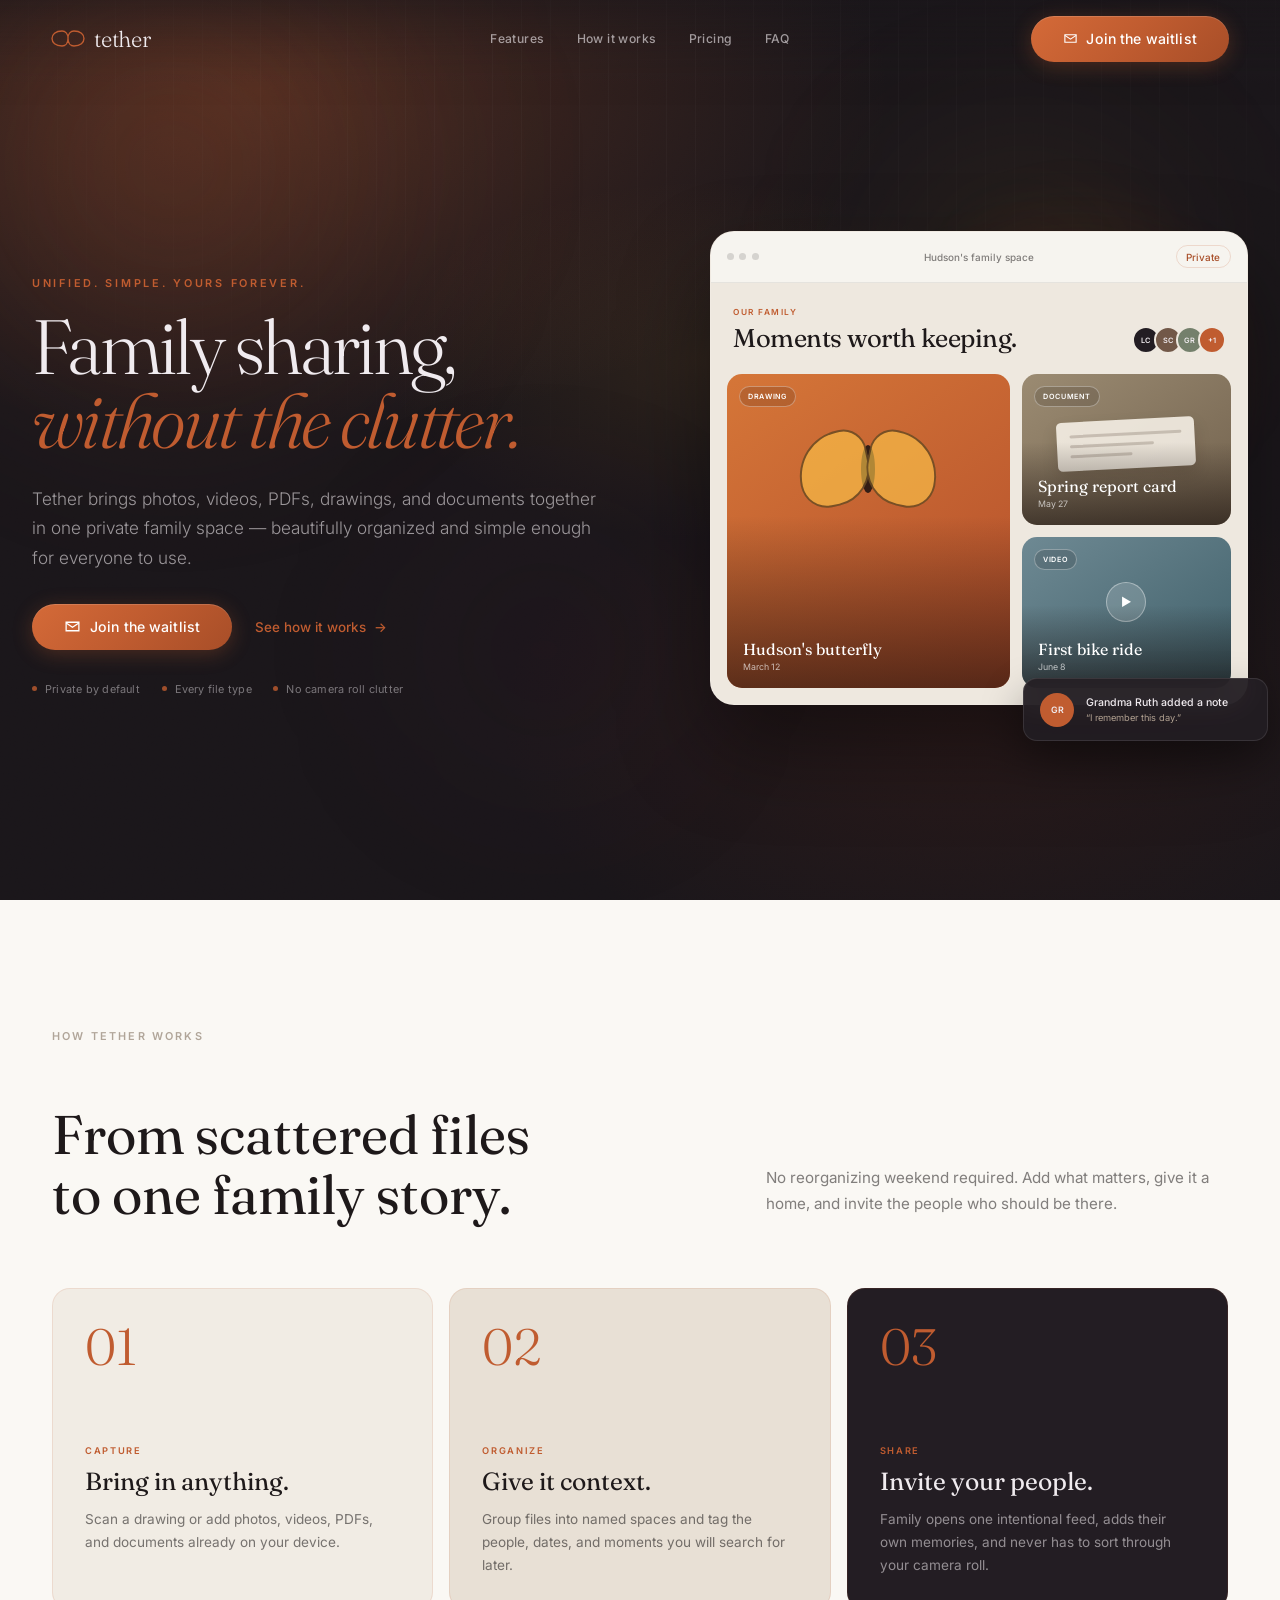
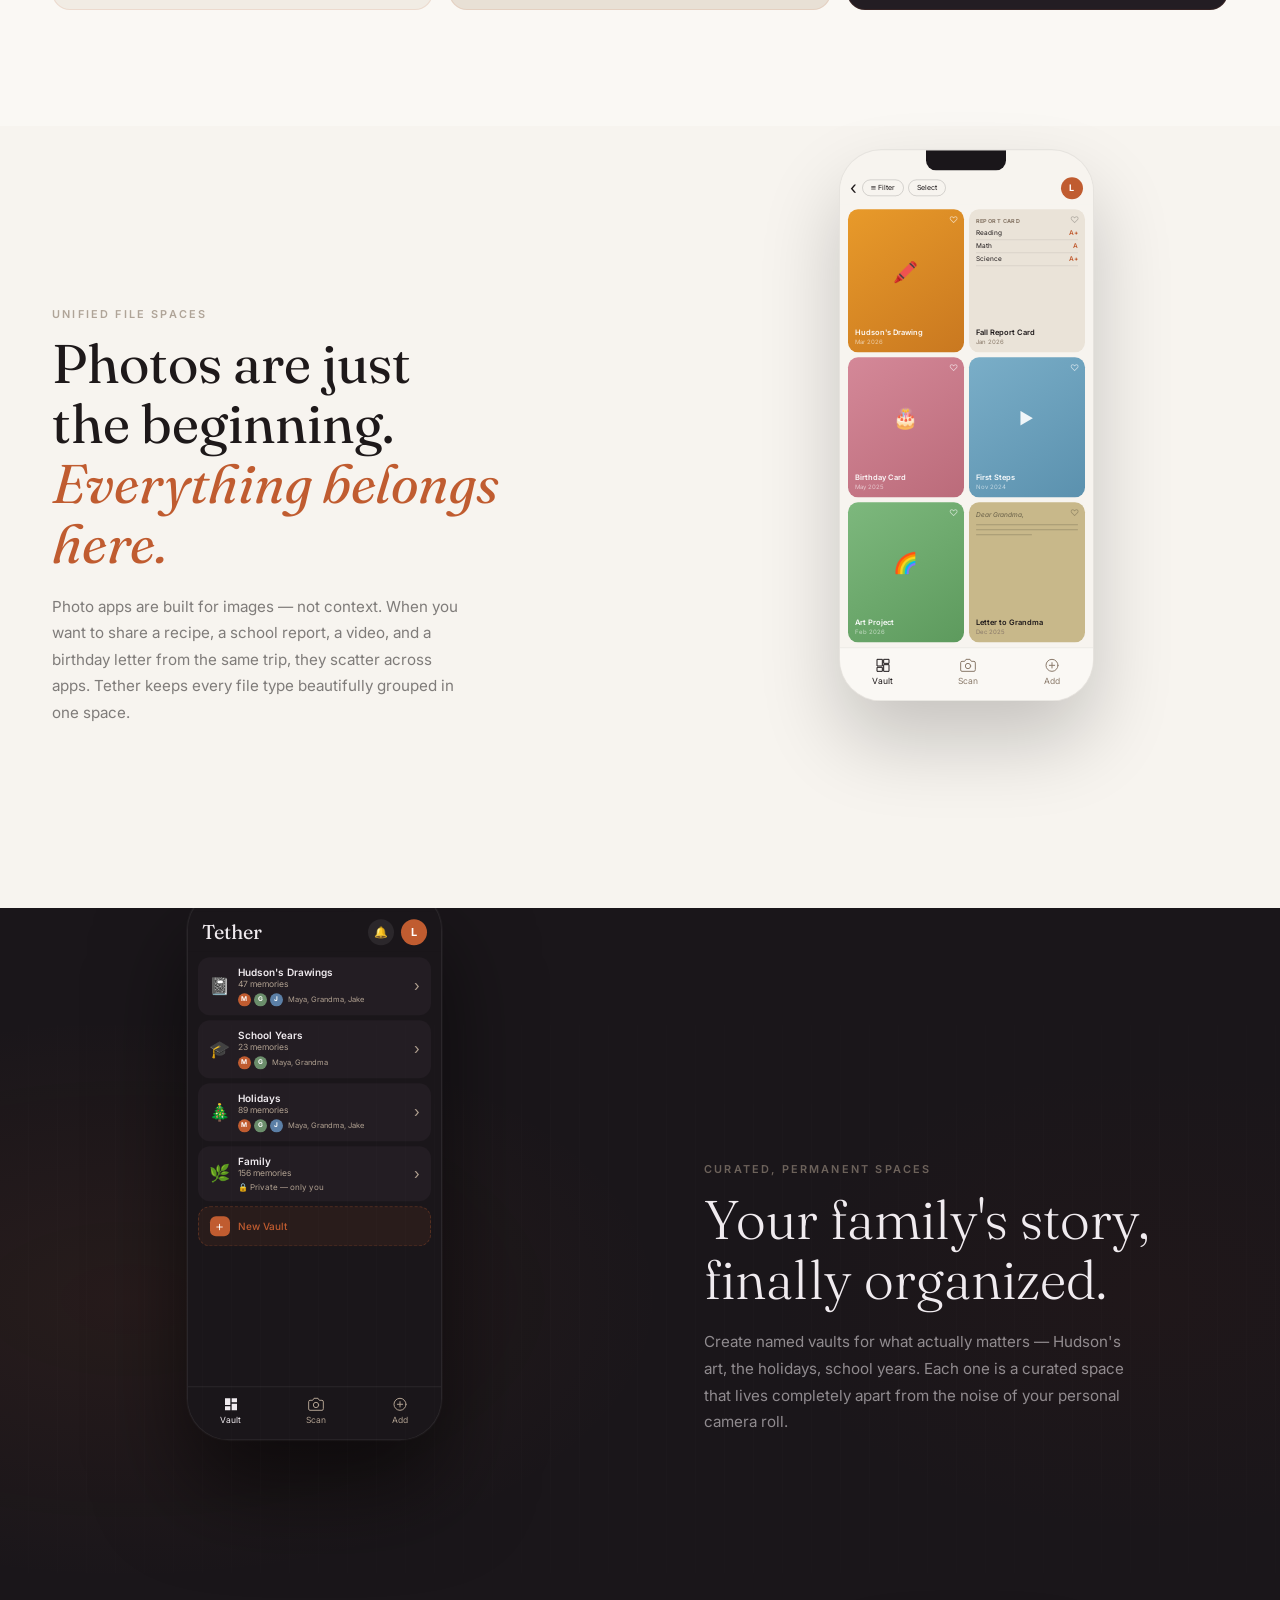
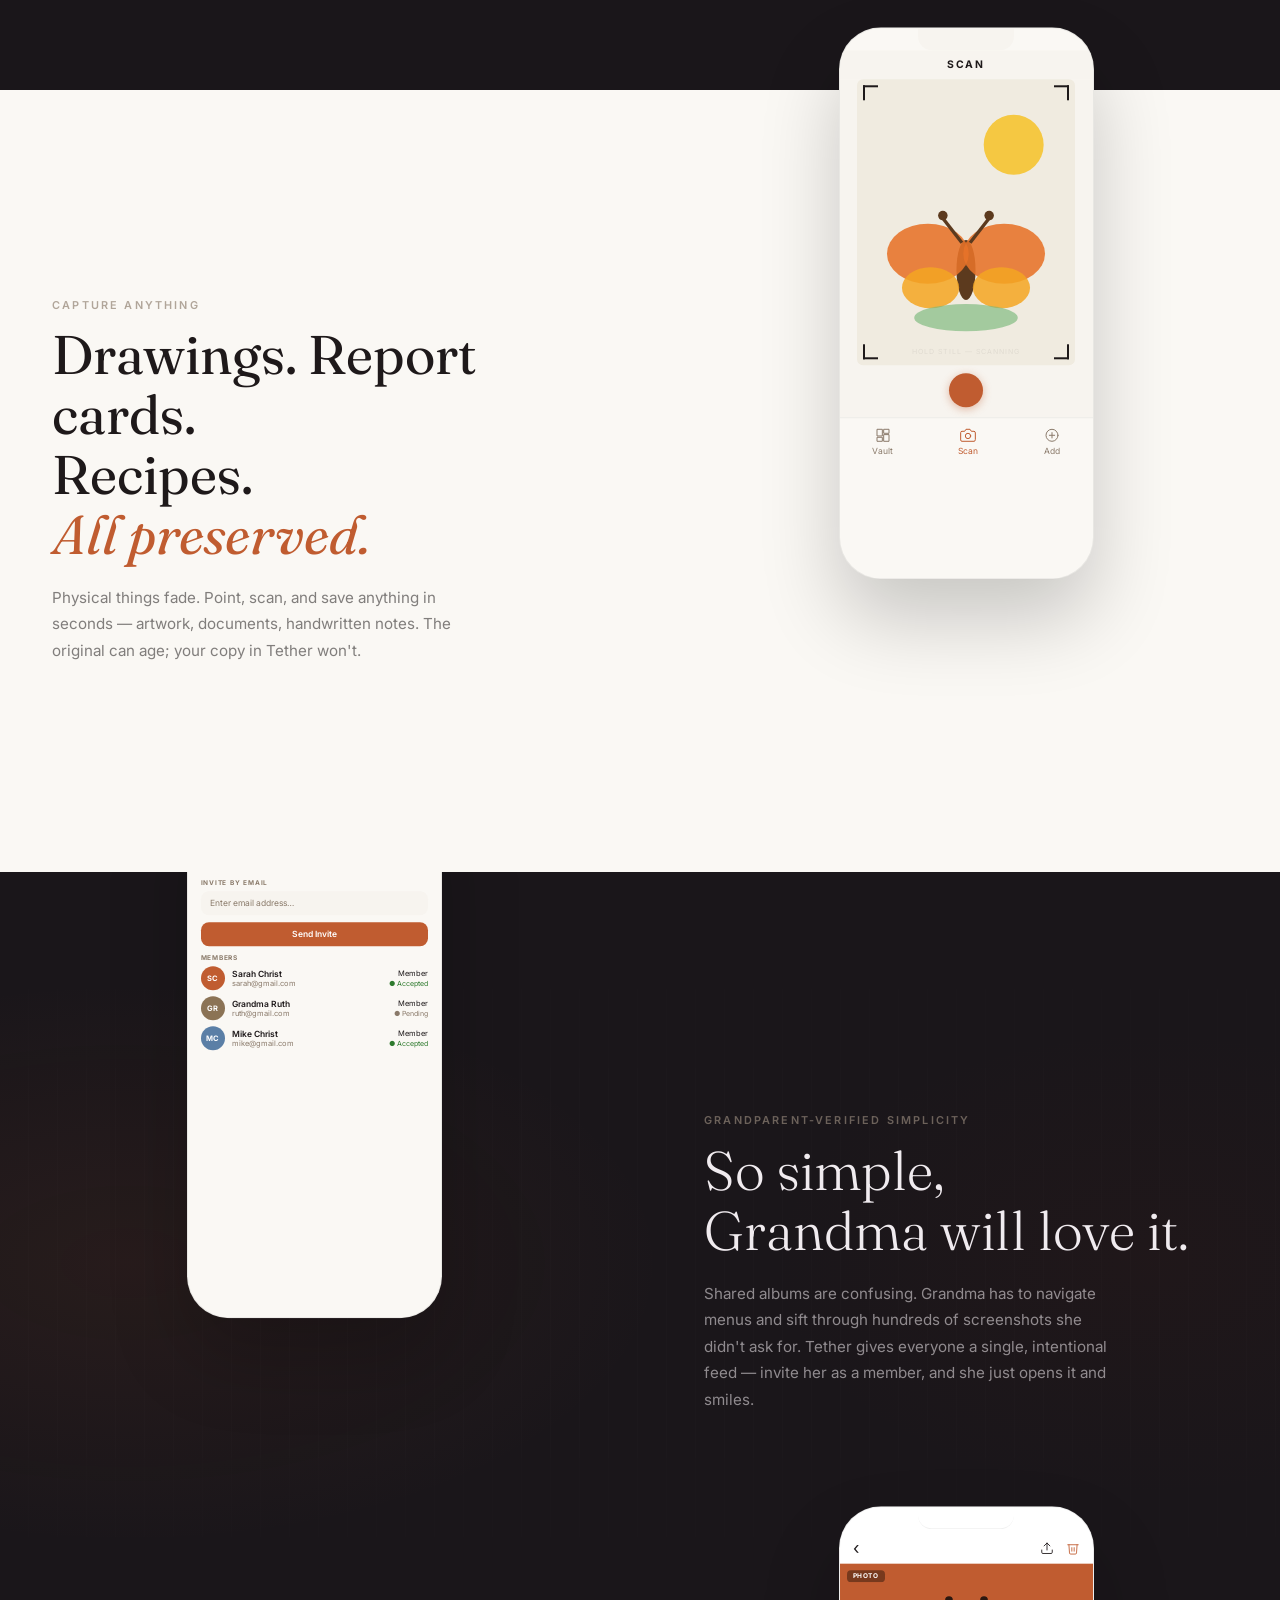
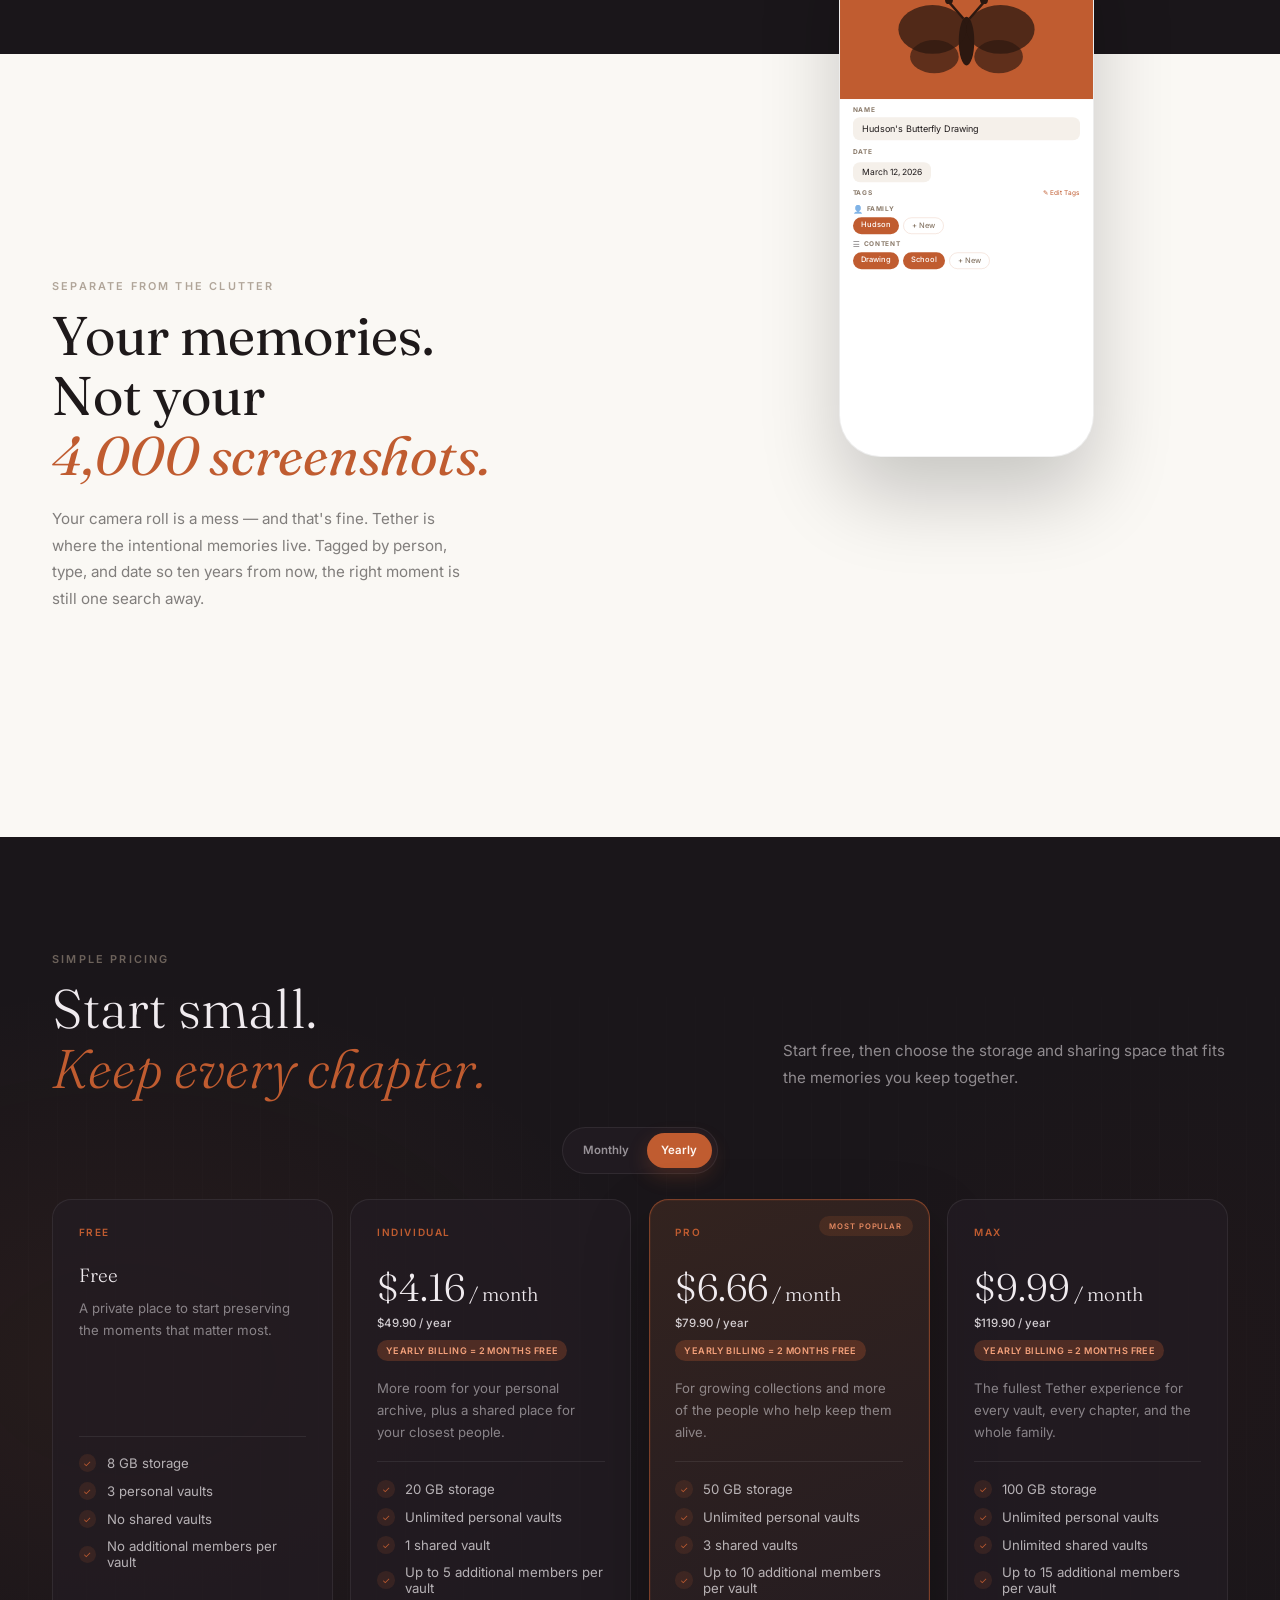
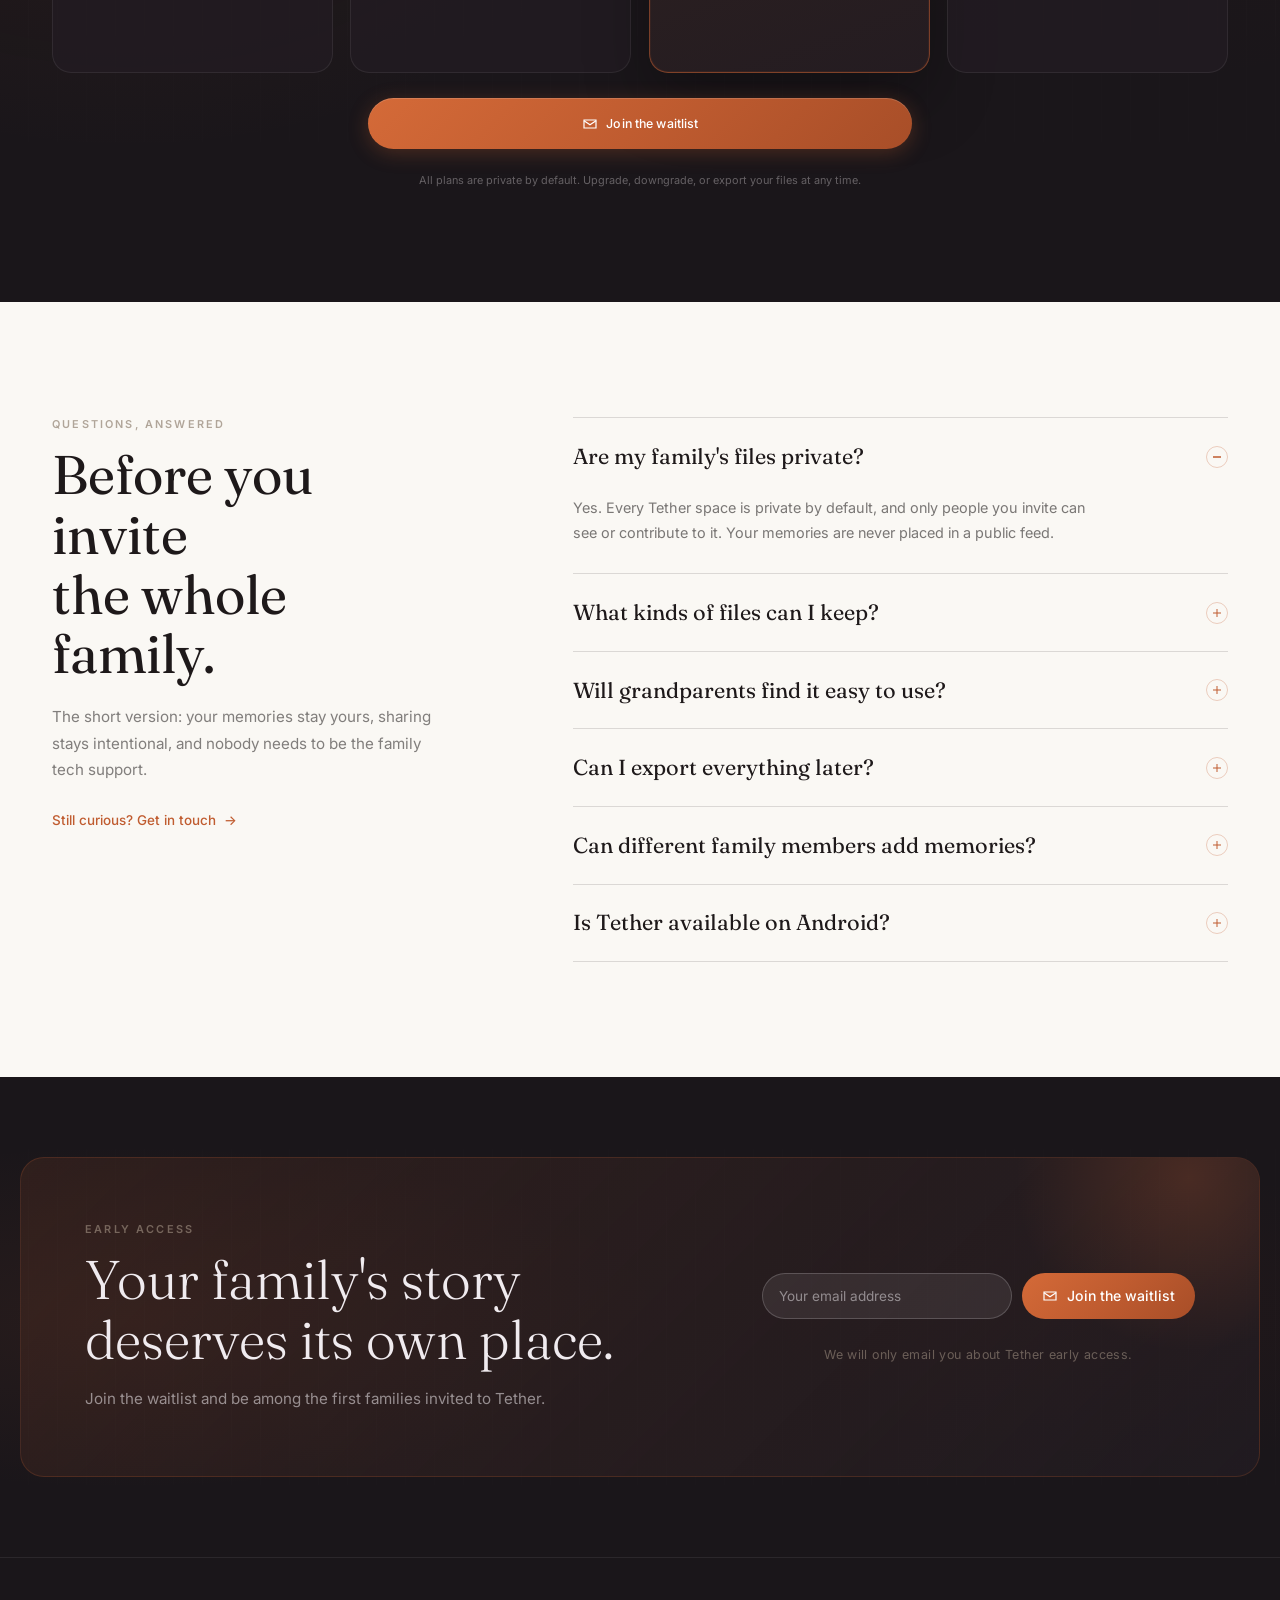
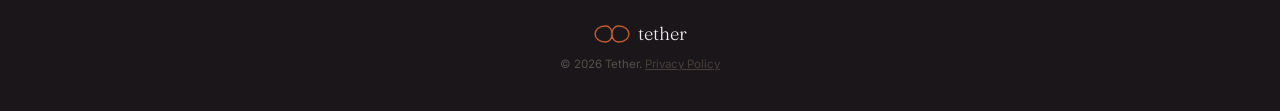
<file: index.html>
<!DOCTYPE html>
<html lang="en">
<head>
  <meta charset="UTF-8" />
  <meta name="viewport" content="width=device-width, initial-scale=1.0" />
  <title>Tether — The Family Sharing App That Actually Works</title>
  <meta name="description" content="Tether keeps photos, videos, PDFs, and drawings beautifully grouped in private family spaces — completely separate from your camera roll, simple enough for Grandma." />
  <link rel="preconnect" href="https://fonts.googleapis.com" />
  <link rel="preconnect" href="https://fonts.gstatic.com" crossorigin />
  <link href="https://fonts.googleapis.com/css2?family=Fraunces:ital,opsz,wght@0,9..144,300;0,9..144,400;0,9..144,500;1,9..144,300;1,9..144,400&amp;family=Inter:wght@300;400;500;600&amp;display=swap" rel="stylesheet" />
  <link rel="stylesheet" href="styles.css" />
</head>
<body>

<!-- ══════════════════════════════════════
     NAV
══════════════════════════════════════ -->
<!-- Scroll progress bar -->
<div class="scroll-progress" aria-hidden="true"></div>

<!-- Top gradient scrim -->
<div class="top-scrim" aria-hidden="true"></div>


<nav class="site-nav">
  <a class="nav-brand" href="#">
    <svg class="nav-inf" viewBox="0 0 200 100" fill="none" xmlns="http://www.w3.org/2000/svg" aria-hidden="true">
      <path d="M100,50 C100,22 84,6 65,6 C26,6 6,27 6,50 C6,73 26,94 65,94 C84,94 100,78 100,50 C100,22 116,6 135,6 C174,6 194,27 194,50 C194,73 174,94 135,94 C116,94 100,78 100,50 Z"
        stroke="#C05C30" stroke-width="8"/>
    </svg>
    <span class="nav-wordmark">tether</span>
  </a>
  <div class="nav-links" aria-label="Main navigation">
    <a href="#memories">Features</a>
    <a href="#how-it-works">How it works</a>
    <a href="#pricing">Pricing</a>
    <a href="#faq">FAQ</a>
  </div>
  <a href="#waitlist" class="btn-cta nav-cta"><svg class="waitlist-icon" width="15" height="15" viewBox="0 0 24 24" fill="none" stroke="currentColor" stroke-width="1.8" aria-hidden="true"><path d="M3 6h18v12H3z"/><path d="m3 7 9 6 9-6"/></svg><span class="nav-cta-desktop-label">Join the waitlist</span><span class="nav-cta-mobile-label">Join</span></a>
</nav>


<!-- ══════════════════════════════════════
     HERO
══════════════════════════════════════ -->
<section class="hero" id="hero">
  <div class="hero-grain" aria-hidden="true"></div>
  <div class="hero-orb hero-orb-a" aria-hidden="true"></div>
  <div class="hero-orb hero-orb-b" aria-hidden="true"></div>
  <div class="hero-orb hero-orb-c" aria-hidden="true"></div>
  <div class="hero-inner">
    <div class="hero-layout">
      <div class="hero-copy">
        <p class="hero-caps">Unified. Simple. Yours forever.</p>
        <h1 class="hero-heading">Family sharing,<br><em>without the clutter.</em></h1>
        <p class="hero-sub">Tether brings photos, videos, PDFs, drawings, and documents together in one private family space — beautifully organized and simple enough for everyone to use.</p>
        <div class="hero-actions">
          <a href="#waitlist" class="btn-cta hero-btn"><svg class="waitlist-icon" width="17" height="17" viewBox="0 0 24 24" fill="none" stroke="currentColor" stroke-width="1.8" aria-hidden="true"><path d="M3 6h18v12H3z"/><path d="m3 7 9 6 9-6"/></svg>Join the waitlist</a>
          <a href="#how-it-works" class="hero-link">See how it works <span aria-hidden="true">→</span></a>
        </div>
        <div class="hero-proof" aria-label="Tether highlights">
          <span>Private by default</span>
          <span>Every file type</span>
          <span>No camera roll clutter</span>
        </div>
      </div>

      <!-- A product-first preview gives the opening screen a clear visual anchor. -->
      <div class="hero-product" aria-label="Preview of a Tether family space">
        <div class="hero-product-window">
          <div class="hero-product-bar">
            <div class="hero-window-controls" aria-hidden="true">
              <span></span>
              <span></span>
              <span></span>
            </div>
            <span>Hudson's family space</span>
            <span class="hero-private">Private</span>
          </div>
          <div class="hero-product-header">
            <div>
              <p class="hero-product-kicker">OUR FAMILY</p>
              <h2>Moments worth keeping.</h2>
            </div>
            <div class="hero-family-avatars" aria-label="Four family members">
              <span>LC</span>
              <span>SC</span>
              <span>GR</span>
              <span>+1</span>
            </div>
          </div>
          <div class="hero-memory-grid">
            <article class="hero-memory-card hero-memory-card--drawing">
              <span class="hero-file-type">DRAWING</span>
              <div class="hero-butterfly" aria-hidden="true">
                <span></span>
              </div>
              <strong>Hudson's butterfly</strong>
              <small>March 12</small>
            </article>
            <article class="hero-memory-card hero-memory-card--document">
              <span class="hero-file-type">DOCUMENT</span>
              <div class="hero-report" aria-hidden="true">
                <span></span>
                <span></span>
                <span></span>
              </div>
              <strong>Spring report card</strong>
              <small>May 27</small>
            </article>
            <article class="hero-memory-card hero-memory-card--video">
              <span class="hero-file-type">VIDEO</span>
              <div class="hero-play" aria-hidden="true">▶</div>
              <strong>First bike ride</strong>
              <small>June 8</small>
            </article>
          </div>
        </div>
        <div class="hero-notification">
          <span class="hero-notification-avatar">GR</span>
          <div>
            <strong>Grandma Ruth added a note</strong>
            <span>“I remember this day.”</span>
          </div>
        </div>
      </div>
    </div>

  </div>
</section>


<!-- ══════════════════════════════════════
     HOW IT WORKS
══════════════════════════════════════ -->
<section class="process-section light-section" id="how-it-works">
  <div class="container">
    <div class="section-intro reveal">
      <p class="eyebrow">HOW TETHER WORKS</p>
      <h2 class="display-dark">From scattered files<br>to one family story.</h2>
      <p class="body-dark">No reorganizing weekend required. Add what matters, give it a home, and invite the people who should be there.</p>
    </div>
    <div class="process-grid">
      <article class="process-card reveal">
        <span class="process-number">01</span>
        <p class="process-label">CAPTURE</p>
        <h3>Bring in anything.</h3>
        <p>Scan a drawing or add photos, videos, PDFs, and documents already on your device.</p>
      </article>
      <article class="process-card reveal" style="transition-delay:.1s">
        <span class="process-number">02</span>
        <p class="process-label">ORGANIZE</p>
        <h3>Give it context.</h3>
        <p>Group files into named spaces and tag the people, dates, and moments you will search for later.</p>
      </article>
      <article class="process-card reveal" style="transition-delay:.2s">
        <span class="process-number">03</span>
        <p class="process-label">SHARE</p>
        <h3>Invite your people.</h3>
        <p>Family opens one intentional feed, adds their own memories, and never has to sort through your camera roll.</p>
      </article>
    </div>
  </div>
</section>


<!-- ══════════════════════════════════════
     VAULT GRID SHOWCASE  (light)
══════════════════════════════════════ -->
<section class="showcase cream-section" id="memories">
  <div class="container showcase-layout reverse">

    <div class="showcase-phone reveal">
      <div class="phone-wrap">
        <div class="phone light-phone" style="background:#F7F4EF">
          <div class="phone-notch" style="background:#1A161A; border-radius:0 0 10px 10px; width:80px; height:20px;"></div>
          <div class="phone-screen">

            <div class="vg-nav">
              <div class="vg-back">‹</div>
              <div class="vg-pills">
                <div class="vg-pill">≡ Filter</div>
                <div class="vg-pill">Select</div>
              </div>
              <div class="avatar-dot" style="background:var(--accent); width:22px; height:22px; font-size:9px;">L</div>
            </div>

            <div class="memory-grid">
              <div class="mem-tile" style="background:linear-gradient(145deg,#E89A2A,#C97820)">
                <span class="mem-fav">♡</span>
                <div class="mem-icon">🖍️</div>
                <div class="mem-info"><div class="mem-title">Hudson's Drawing</div><div class="mem-date">Mar 2026</div></div>
              </div>
              <div class="mem-tile mem-tile-light" style="background:#EAE3D8">
                <span class="mem-fav dark">♡</span>
                <div class="mem-report">
                  <div class="mem-report-title">REPORT CARD</div>
                  <div class="mem-report-row"><span>Reading</span><span class="grade">A+</span></div>
                  <div class="mem-report-row"><span>Math</span><span class="grade">A</span></div>
                  <div class="mem-report-row"><span>Science</span><span class="grade">A+</span></div>
                </div>
                <div class="mem-info"><div class="mem-title dark-txt">Fall Report Card</div><div class="mem-date dark-txt">Jan 2026</div></div>
              </div>
              <div class="mem-tile" style="background:linear-gradient(145deg,#D48898,#BB6B7A)">
                <span class="mem-fav">♡</span>
                <div class="mem-icon">🎂</div>
                <div class="mem-info"><div class="mem-title">Birthday Card</div><div class="mem-date">May 2025</div></div>
              </div>
              <div class="mem-tile" style="background:linear-gradient(145deg,#7AAEC8,#5B91AE)">
                <span class="mem-fav">♡</span>
                <div class="mem-play">▶</div>
                <div class="mem-info"><div class="mem-title">First Steps</div><div class="mem-date">Nov 2024</div></div>
              </div>
              <div class="mem-tile" style="background:linear-gradient(145deg,#7DB87D,#5D9A5D)">
                <span class="mem-fav">♡</span>
                <div class="mem-icon">🌈</div>
                <div class="mem-info"><div class="mem-title">Art Project</div><div class="mem-date">Feb 2026</div></div>
              </div>
              <div class="mem-tile mem-tile-light" style="background:#C8B88A">
                <span class="mem-fav dark">♡</span>
                <div class="mem-letter">
                  <div class="letter-salutation">Dear Grandma,</div>
                  <div class="letter-line"></div>
                  <div class="letter-line"></div>
                  <div class="letter-line short"></div>
                </div>
                <div class="mem-info"><div class="mem-title dark-txt">Letter to Grandma</div><div class="mem-date dark-txt">Dec 2025</div></div>
              </div>
            </div>

            <div class="tab-bar">
              <div class="tab tab-active">
                <svg width="16" height="16" viewBox="0 0 24 24" fill="none" stroke="currentColor" stroke-width="1.5"><path d="M3 13h8V3H3v10zm0 8h8v-6H3v6zm10 0h8V11h-8v10zm0-18v6h8V3h-8z"/></svg>
                <span>Vault</span>
              </div>
              <div class="tab">
                <svg width="16" height="16" viewBox="0 0 24 24" fill="none" stroke="currentColor" stroke-width="1.5" stroke-linecap="round"><path d="M23 19a2 2 0 01-2 2H3a2 2 0 01-2-2V8a2 2 0 012-2h4l2-3h6l2 3h4a2 2 0 012 2z"/><circle cx="12" cy="13" r="4"/></svg>
                <span>Scan</span>
              </div>
              <div class="tab">
                <svg width="16" height="16" viewBox="0 0 24 24" fill="none" stroke="currentColor" stroke-width="1.5" stroke-linecap="round"><circle cx="12" cy="12" r="9"/><path d="M12 8v8M8 12h8"/></svg>
                <span>Add</span>
              </div>
            </div>

          </div>
        </div>
      </div>
    </div>

    <div class="showcase-text reveal" style="transition-delay:.15s">
      <p class="eyebrow">UNIFIED FILE SPACES</p>
      <h2 class="display-dark">Photos are just<br>the beginning.<br><em>Everything belongs here.</em></h2>
      <p class="body-dark">Photo apps are built for images — not context. When you want to share a recipe, a school report, a video, and a birthday letter from the same trip, they scatter across apps. Tether keeps every file type beautifully grouped in one space.</p>
    </div>

  </div>
</section>


<!-- ══════════════════════════════════════
     VAULT SHOWCASE  (dark)
══════════════════════════════════════ -->
<section class="showcase dark-section" id="vault">
  <div class="container showcase-layout reverse">

    <div class="showcase-text reveal">
      <p class="eyebrow light-eye">CURATED, PERMANENT SPACES</p>
      <h2 class="display-light">Your family's story,<br>finally organized.</h2>
      <p class="body-light">Create named vaults for what actually matters — Hudson's art, the holidays, school years. Each one is a curated space that lives completely apart from the noise of your personal camera roll.</p>
    </div>

    <div class="showcase-phone reveal" style="transition-delay:.15s">
      <div class="phone-wrap">
        <div class="phone dark-phone">
          <div class="phone-notch dark-notch"></div>
          <div class="phone-screen">

            <div class="app-bar">
              <span class="app-bar-title display-sm">Tether</span>
              <div class="app-bar-right">
                <div class="icon-badge">🔔</div>
                <div class="avatar-dot">L</div>
              </div>
            </div>

            <div class="vault-list">
              <div class="vault-row">
                <span class="v-emoji">📓</span>
                <div class="v-info">
                  <div class="v-name">Hudson's Drawings</div>
                  <div class="v-count">47 memories</div>
                  <div class="v-shared">
                    <span class="dot-avatar" style="background:#C05C30">M</span>
                    <span class="dot-avatar" style="background:#6B8E6B">G</span>
                    <span class="dot-avatar" style="background:#5B7FA6">J</span>
                    <span class="shared-txt">Maya, Grandma, Jake</span>
                  </div>
                </div>
                <span class="v-chev">›</span>
              </div>
              <div class="vault-row">
                <span class="v-emoji">🎓</span>
                <div class="v-info">
                  <div class="v-name">School Years</div>
                  <div class="v-count">23 memories</div>
                  <div class="v-shared">
                    <span class="dot-avatar" style="background:#C05C30">M</span>
                    <span class="dot-avatar" style="background:#6B8E6B">G</span>
                    <span class="shared-txt">Maya, Grandma</span>
                  </div>
                </div>
                <span class="v-chev">›</span>
              </div>
              <div class="vault-row">
                <span class="v-emoji">🎄</span>
                <div class="v-info">
                  <div class="v-name">Holidays</div>
                  <div class="v-count">89 memories</div>
                  <div class="v-shared">
                    <span class="dot-avatar" style="background:#C05C30">M</span>
                    <span class="dot-avatar" style="background:#6B8E6B">G</span>
                    <span class="dot-avatar" style="background:#5B7FA6">J</span>
                    <span class="shared-txt">Maya, Grandma, Jake</span>
                  </div>
                </div>
                <span class="v-chev">›</span>
              </div>
              <div class="vault-row">
                <span class="v-emoji">🌿</span>
                <div class="v-info">
                  <div class="v-name">Family</div>
                  <div class="v-count">156 memories</div>
                  <div class="v-private">🔒 Private — only you</div>
                </div>
                <span class="v-chev">›</span>
              </div>
              <div class="vault-new">
                <span class="new-plus">+</span>
                <span class="new-label">New Vault</span>
              </div>
            </div>

            <div class="tab-bar dark-tab">
              <div class="tab tab-active">
                <svg width="16" height="16" viewBox="0 0 24 24" fill="currentColor"><path d="M3 13h8V3H3v10zm0 8h8v-6H3v6zm10 0h8V11h-8v10zm0-18v6h8V3h-8z"/></svg>
                <span>Vault</span>
              </div>
              <div class="tab">
                <svg width="16" height="16" viewBox="0 0 24 24" fill="none" stroke="currentColor" stroke-width="1.5" stroke-linecap="round"><path d="M23 19a2 2 0 01-2 2H3a2 2 0 01-2-2V8a2 2 0 012-2h4l2-3h6l2 3h4a2 2 0 012 2z"/><circle cx="12" cy="13" r="4"/></svg>
                <span>Scan</span>
              </div>
              <div class="tab">
                <svg width="16" height="16" viewBox="0 0 24 24" fill="none" stroke="currentColor" stroke-width="1.5" stroke-linecap="round"><circle cx="12" cy="12" r="9"/><path d="M12 8v8M8 12h8"/></svg>
                <span>Add</span>
              </div>
            </div>

          </div>
        </div>
      </div>
    </div>

  </div>
</section>


<!-- ══════════════════════════════════════
     SCAN SHOWCASE  (light)
══════════════════════════════════════ -->
<section class="showcase light-section" id="scan">
  <div class="container showcase-layout reverse">

    <div class="showcase-phone reveal">
      <div class="phone-wrap">
        <div class="phone light-phone">
          <div class="phone-notch light-notch"></div>
          <div class="phone-screen">

            <div class="scan-bar">
              <span class="scan-title">SCAN</span>
            </div>

            <div class="scan-view">
              <div class="scan-frame">
                <div class="corner-tl"></div>
                <div class="corner-tr"></div>
                <div class="corner-bl"></div>
                <div class="corner-br"></div>
                <!-- Child's butterfly drawing recreation -->
                <svg viewBox="0 0 160 210" class="scan-art" aria-hidden="true">
                  <circle cx="115" cy="48" r="22" fill="#F5C842"/>
                  <ellipse cx="80" cy="140" rx="7" ry="22" fill="#5C3A1E"/>
                  <ellipse cx="52" cy="128" rx="30" ry="22" fill="#E8732A" opacity=".88"/>
                  <ellipse cx="108" cy="128" rx="30" ry="22" fill="#E8732A" opacity=".88"/>
                  <ellipse cx="54" cy="153" rx="21" ry="15" fill="#F5A623" opacity=".85"/>
                  <ellipse cx="106" cy="153" rx="21" ry="15" fill="#F5A623" opacity=".85"/>
                  <line x1="77" y1="120" x2="63" y2="102" stroke="#5C3A1E" stroke-width="2.5"/>
                  <line x1="83" y1="120" x2="97" y2="102" stroke="#5C3A1E" stroke-width="2.5"/>
                  <circle cx="63" cy="100" r="3.5" fill="#5C3A1E"/>
                  <circle cx="97" cy="100" r="3.5" fill="#5C3A1E"/>
                  <ellipse cx="80" cy="175" rx="38" ry="10" fill="#7CB87C" opacity=".65"/>
                </svg>
                <div class="scan-scanning">HOLD STILL — SCANNING</div>
              </div>
              <div class="scan-btn-row">
                <div class="shutter-btn"></div>
              </div>
            </div>

            <div class="tab-bar">
              <div class="tab">
                <svg width="16" height="16" viewBox="0 0 24 24" fill="none" stroke="currentColor" stroke-width="1.5"><path d="M3 13h8V3H3v10zm0 8h8v-6H3v6zm10 0h8V11h-8v10zm0-18v6h8V3h-8z"/></svg>
                <span>Vault</span>
              </div>
              <div class="tab tab-accent">
                <svg width="16" height="16" viewBox="0 0 24 24" fill="none" stroke="currentColor" stroke-width="1.5" stroke-linecap="round"><path d="M23 19a2 2 0 01-2 2H3a2 2 0 01-2-2V8a2 2 0 012-2h4l2-3h6l2 3h4a2 2 0 012 2z"/><circle cx="12" cy="13" r="4"/></svg>
                <span>Scan</span>
              </div>
              <div class="tab">
                <svg width="16" height="16" viewBox="0 0 24 24" fill="none" stroke="currentColor" stroke-width="1.5" stroke-linecap="round"><circle cx="12" cy="12" r="9"/><path d="M12 8v8M8 12h8"/></svg>
                <span>Add</span>
              </div>
            </div>

          </div>
        </div>
      </div>
    </div>

    <div class="showcase-text reveal" style="transition-delay:.15s">
      <p class="eyebrow">CAPTURE ANYTHING</p>
      <h2 class="display-dark">Drawings. Report cards.<br>Recipes.<br><em>All preserved.</em></h2>
      <p class="body-dark">Physical things fade. Point, scan, and save anything in seconds — artwork, documents, handwritten notes. The original can age; your copy in Tether won't.</p>
    </div>

  </div>
</section>


<!-- ══════════════════════════════════════
     SHARE SHOWCASE  (dark)
══════════════════════════════════════ -->
<section class="showcase dark-section" id="share">
  <div class="container showcase-layout reverse">

    <div class="showcase-text reveal">
      <p class="eyebrow light-eye">GRANDPARENT-VERIFIED SIMPLICITY</p>
      <h2 class="display-light">So simple,<br>Grandma will love it.</h2>
      <p class="body-light">Shared albums are confusing. Grandma has to navigate menus and sift through hundreds of screenshots she didn't ask for. Tether gives everyone a single, intentional feed — invite her as a member, and she just opens it and smiles.</p>
    </div>

    <div class="showcase-phone reveal" style="transition-delay:.15s">
      <div class="phone-wrap">
        <div class="phone light-phone">
          <div class="phone-notch light-notch"></div>
          <div class="phone-screen">

            <div class="share-screen">
              <div class="share-head">
                <span class="share-title-text">Manage Sharing</span>
                <span class="share-done-btn">Done</span>
              </div>
              <div class="share-counts">
                <div class="share-count-col" style="flex:none;margin:0 auto">
                  <div class="sc-label">Members</div>
                  <div class="sc-val">3 of 10</div>
                </div>
              </div>
              <div class="field-label">INVITE BY EMAIL</div>
              <div class="invite-field">Enter email address…</div>
              <div class="send-invite">Send Invite</div>
              <div class="field-label collab-title">MEMBERS</div>
              <div class="collab-list">
                <div class="collab-row">
                  <div class="c-avatar" style="background:#C05C30">SC</div>
                  <div class="c-info">
                    <div class="c-name">Sarah Christ</div>
                    <div class="c-email">sarah@gmail.com</div>
                  </div>
                  <div class="c-status">
                    <div class="c-role">Member</div>
                    <div class="c-badge accepted">● Accepted</div>
                  </div>
                </div>
                <div class="collab-row">
                  <div class="c-avatar" style="background:#8B7355">GR</div>
                  <div class="c-info">
                    <div class="c-name">Grandma Ruth</div>
                    <div class="c-email">ruth@gmail.com</div>
                  </div>
                  <div class="c-status">
                    <div class="c-role">Member</div>
                    <div class="c-badge pending">● Pending</div>
                  </div>
                </div>
                <div class="collab-row">
                  <div class="c-avatar" style="background:#5B7FA6">MC</div>
                  <div class="c-info">
                    <div class="c-name">Mike Christ</div>
                    <div class="c-email">mike@gmail.com</div>
                  </div>
                  <div class="c-status">
                    <div class="c-role">Member</div>
                    <div class="c-badge accepted">● Accepted</div>
                  </div>
                </div>
              </div>
            </div>

          </div>
        </div>
      </div>
    </div>

  </div>
</section>


<!-- ══════════════════════════════════════
     TAGS SHOWCASE  (light)
══════════════════════════════════════ -->
<section class="showcase light-section" id="tags">
  <div class="container showcase-layout reverse">

    <div class="showcase-phone reveal">
      <div class="phone-wrap">
        <div class="phone light-phone" style="background:#fff">
          <div class="phone-notch" style="background:#fff; border-bottom:1px solid rgba(0,0,0,.06)"></div>
          <div class="phone-screen">

            <div class="tag-header">
              <span class="back-arrow">‹</span>
              <div class="tag-actions">
                <svg width="14" height="14" viewBox="0 0 24 24" fill="none" stroke="currentColor" stroke-width="1.5" stroke-linecap="round"><path d="M21 15v4a2 2 0 01-2 2H5a2 2 0 01-2-2v-4"/><polyline points="17 8 12 3 7 8"/><line x1="12" y1="3" x2="12" y2="15"/></svg>
                <svg width="14" height="14" viewBox="0 0 24 24" fill="none" stroke="#C05C30" stroke-width="1.5" stroke-linecap="round"><polyline points="3 6 5 6 21 6"/><path d="M19 6l-1 14a2 2 0 01-2 2H8a2 2 0 01-2-2L5 6"/><path d="M10 11v6M14 11v6"/></svg>
              </div>
            </div>

            <div class="tag-img">
              <div class="photo-pill">PHOTO</div>
              <svg viewBox="0 0 260 140" aria-hidden="true" style="display:block;width:100%">
                <rect width="260" height="140" fill="#C05C30"/>
                <ellipse cx="130" cy="80" rx="8" ry="25" fill="#2C1810"/>
                <ellipse cx="95" cy="68" rx="35" ry="25" fill="#2C1810" opacity=".75"/>
                <ellipse cx="165" cy="68" rx="35" ry="25" fill="#2C1810" opacity=".75"/>
                <ellipse cx="97" cy="96" rx="25" ry="17" fill="#2C1810" opacity=".65"/>
                <ellipse cx="163" cy="96" rx="25" ry="17" fill="#2C1810" opacity=".65"/>
                <line x1="127" y1="57" x2="112" y2="40" stroke="#2C1810" stroke-width="2.5"/>
                <line x1="133" y1="57" x2="148" y2="40" stroke="#2C1810" stroke-width="2.5"/>
                <circle cx="112" cy="38" r="4" fill="#2C1810"/>
                <circle cx="148" cy="38" r="4" fill="#2C1810"/>
              </svg>
            </div>

            <div class="tag-body">
              <div class="field-label-sm">NAME</div>
              <div class="tag-field-val">Hudson's Butterfly Drawing</div>
              <div class="field-label-sm">DATE</div>
              <div class="tag-date-val">March 12, 2026</div>
              <div class="field-label-sm tags-row-label">TAGS <span class="edit-tags">✎ Edit Tags</span></div>
              <div class="tag-group">
                <div class="tag-cat-row">
                  <span class="tag-cat-icon">👤</span>
                  <span class="tag-cat-name">FAMILY</span>
                </div>
                <div class="chip-row">
                  <span class="chip filled">Hudson</span>
                  <span class="chip outline">+ New</span>
                </div>
                <div class="tag-cat-row" style="margin-top:5px">
                  <span class="tag-cat-icon">☰</span>
                  <span class="tag-cat-name">CONTENT</span>
                </div>
                <div class="chip-row">
                  <span class="chip filled">Drawing</span>
                  <span class="chip filled">School</span>
                  <span class="chip outline">+ New</span>
                </div>
              </div>
            </div>

          </div>
        </div>
      </div>
    </div>

    <div class="showcase-text reveal" style="transition-delay:.15s">
      <p class="eyebrow">SEPARATE FROM THE CLUTTER</p>
      <h2 class="display-dark">Your memories.<br>Not your<br><em>4,000 screenshots.</em></h2>
      <p class="body-dark">Your camera roll is a mess — and that's fine. Tether is where the intentional memories live. Tagged by person, type, and date so ten years from now, the right moment is still one search away.</p>
    </div>

  </div>
</section>


<!-- ══════════════════════════════════════
     PRICING
══════════════════════════════════════ -->
<section class="pricing-section dark-section" id="pricing">
  <div class="container">
    <div class="pricing-heading reveal">
      <div>
        <p class="eyebrow light-eye">SIMPLE PRICING</p>
        <h2 class="display-light">Start small.<br><em>Keep every chapter.</em></h2>
      </div>
      <p class="body-light">Start free, then choose the storage and sharing space that fits the memories you keep together.</p>
    </div>
    <div class="pricing-billing-toggle reveal" role="group" aria-label="Billing frequency">
      <button class="pricing-billing-option" type="button" data-pricing-billing="monthly" aria-pressed="false">Monthly</button>
      <button class="pricing-billing-option is-selected" type="button" data-pricing-billing="yearly" aria-pressed="true">Yearly</button>
    </div>
    <div class="pricing-grid">
      <article class="pricing-card reveal">
        <div class="pricing-card-top">
          <p class="pricing-name">Free</p>
          <p class="pricing-price">Free</p>
          <p class="pricing-description">A private place to start preserving the moments that matter most.</p>
        </div>
        <ul class="pricing-features">
          <li>8 GB storage</li>
          <li>3 personal vaults</li>
          <li>No shared vaults</li>
          <li>No additional members per vault</li>
        </ul>
      </article>

      <article class="pricing-card reveal" style="transition-delay:.1s">
        <div class="pricing-card-top">
          <p class="pricing-name">Individual</p>
          <p class="pricing-price" data-monthly-price="$4.99" data-yearly-monthly-price="$4.16"><span>$4.16</span> / month</p>
          <p class="pricing-yearly" data-monthly-detail="Billed monthly" data-yearly-total="$49.90 / year" data-yearly-savings="Yearly billing = 2 months free"><strong>$49.90 / year</strong><span>Yearly billing = 2 months free</span></p>
          <p class="pricing-description">More room for your personal archive, plus a shared place for your closest people.</p>
        </div>
        <ul class="pricing-features">
          <li>20 GB storage</li>
          <li>Unlimited personal vaults</li>
          <li>1 shared vault</li>
          <li>Up to 5 additional members per vault</li>
        </ul>
      </article>

      <article class="pricing-card pricing-card--featured reveal" style="transition-delay:.2s">
        <div class="pricing-badge">MOST POPULAR</div>
        <div class="pricing-card-top">
          <p class="pricing-name">Pro</p>
          <p class="pricing-price" data-monthly-price="$7.99" data-yearly-monthly-price="$6.66"><span>$6.66</span> / month</p>
          <p class="pricing-yearly" data-monthly-detail="Billed monthly" data-yearly-total="$79.90 / year" data-yearly-savings="Yearly billing = 2 months free"><strong>$79.90 / year</strong><span>Yearly billing = 2 months free</span></p>
          <p class="pricing-description">For growing collections and more of the people who help keep them alive.</p>
        </div>
        <ul class="pricing-features">
          <li>50 GB storage</li>
          <li>Unlimited personal vaults</li>
          <li>3 shared vaults</li>
          <li>Up to 10 additional members per vault</li>
        </ul>
      </article>

      <article class="pricing-card reveal" style="transition-delay:.3s">
        <div class="pricing-card-top">
          <p class="pricing-name">Max</p>
          <p class="pricing-price" data-monthly-price="$11.99" data-yearly-monthly-price="$9.99"><span>$9.99</span> / month</p>
          <p class="pricing-yearly" data-monthly-detail="Billed monthly" data-yearly-total="$119.90 / year" data-yearly-savings="Yearly billing = 2 months free"><strong>$119.90 / year</strong><span>Yearly billing = 2 months free</span></p>
          <p class="pricing-description">The fullest Tether experience for every vault, every chapter, and the whole family.</p>
        </div>
        <ul class="pricing-features">
          <li>100 GB storage</li>
          <li>Unlimited personal vaults</li>
          <li>Unlimited shared vaults</li>
          <li>Up to 15 additional members per vault</li>
        </ul>
      </article>
    </div>
    <a href="#waitlist" class="btn-cta pricing-cta reveal"><svg class="waitlist-icon" width="16" height="16" viewBox="0 0 24 24" fill="none" stroke="currentColor" stroke-width="1.8" aria-hidden="true"><path d="M3 6h18v12H3z"/><path d="m3 7 9 6 9-6"/></svg>Join the waitlist</a>
    <p class="pricing-note">All plans are private by default. Upgrade, downgrade, or export your files at any time.</p>
  </div>
</section>


<!-- ══════════════════════════════════════
     FAQ
══════════════════════════════════════ -->
<section class="faq-section light-section" id="faq">
  <div class="container faq-layout">
    <div class="faq-intro reveal">
      <p class="eyebrow">QUESTIONS, ANSWERED</p>
      <h2 class="display-dark">Before you invite<br>the whole family.</h2>
      <p class="body-dark">The short version: your memories stay yours, sharing stays intentional, and nobody needs to be the family tech support.</p>
      <a href="#" class="hero-link faq-contact">Still curious? Get in touch <span aria-hidden="true">→</span></a>
    </div>

    <div class="faq-list reveal">
      <details class="faq-item" open>
        <summary>
          <span>Are my family's files private?</span>
          <span class="faq-toggle" aria-hidden="true"></span>
        </summary>
        <p>Yes. Every Tether space is private by default, and only people you invite can see or contribute to it. Your memories are never placed in a public feed.</p>
      </details>
      <details class="faq-item">
        <summary>
          <span>What kinds of files can I keep?</span>
          <span class="faq-toggle" aria-hidden="true"></span>
        </summary>
        <p>Photos, videos, PDFs, scanned artwork, school documents, recipes, letters, and other family files can all live together in the same organized space.</p>
      </details>
      <details class="faq-item">
        <summary>
          <span>Will grandparents find it easy to use?</span>
          <span class="faq-toggle" aria-hidden="true"></span>
        </summary>
        <p>That is a core part of Tether's design. Invited family members open one clean feed with clear actions and no camera-roll clutter or buried sharing menus.</p>
      </details>
      <details class="faq-item">
        <summary>
          <span>Can I export everything later?</span>
          <span class="faq-toggle" aria-hidden="true"></span>
        </summary>
        <p>Yes. Every plan includes portable exports, so your original files and the family context around them are never locked into Tether.</p>
      </details>
      <details class="faq-item">
        <summary>
          <span>Can different family members add memories?</span>
          <span class="faq-toggle" aria-hidden="true"></span>
        </summary>
        <p>Yes. Members you invite can contribute their own photos, documents, videos, and notes to the spaces they share with you.</p>
      </details>
      <details class="faq-item">
        <summary>
          <span>Is Tether available on Android?</span>
          <span class="faq-toggle" aria-hidden="true"></span>
        </summary>
        <p>Tether is launching on iPhone first. Android access is planned, and the website will be updated as soon as it is ready.</p>
      </details>
    </div>
  </div>
</section>


<!-- ══════════════════════════════════════
     CLOSING INVITATION
══════════════════════════════════════ -->
<section class="closing-section dark-section" id="waitlist">
  <div class="container closing-card reveal">
    <div>
      <p class="eyebrow light-eye">EARLY ACCESS</p>
      <h2 class="display-light">Your family's story<br>deserves its own place.</h2>
      <p class="body-light">Join the waitlist and be among the first families invited to Tether.</p>
    </div>
    <div class="closing-action">
      <form id="tether-waitlist-form" class="tether-waitlist-form" action="/api/waitlist" method="post" novalidate>
        <div class="waitlist-form-fields">
          <label class="sr-only" for="tether-waitlist-email">Email address</label>
          <input id="tether-waitlist-email" aria-describedby="tether-waitlist-status" type="email" name="email" placeholder="Your email address" autocomplete="email" required />
          <button type="submit"><svg class="waitlist-icon" width="16" height="16" viewBox="0 0 24 24" fill="none" stroke="currentColor" stroke-width="1.8" aria-hidden="true"><path d="M3 6h18v12H3z"/><path d="m3 7 9 6 9-6"/></svg><span class="waitlist-button-label">Join the waitlist</span><span class="waitlist-loader" hidden aria-hidden="true"></span></button>
        </div>
        <div class="waitlist-honeypot" aria-hidden="true">
          <label for="tether-waitlist-website">Website</label>
          <input id="tether-waitlist-website" type="text" name="website" tabindex="-1" autocomplete="off" />
        </div>
        <div id="tether-turnstile" class="waitlist-turnstile" aria-live="polite"></div>
        <p id="tether-waitlist-status" class="waitlist-status" hidden aria-live="polite"></p>
      </form>
      <p class="cta-fine">We will only email you about Tether early access.</p>
    </div>
  </div>
</section>


<!-- ══════════════════════════════════════
     FOOTER
══════════════════════════════════════ -->
<footer>
  <div class="footer-brand">
    <svg viewBox="0 0 200 100" fill="none" width="36" height="18" aria-hidden="true">
      <path d="M100,50 C100,22 84,6 65,6 C26,6 6,27 6,50 C6,73 26,94 65,94 C84,94 100,78 100,50 C100,22 116,6 135,6 C174,6 194,27 194,50 C194,73 174,94 135,94 C116,94 100,78 100,50 Z" stroke="#C05C30" stroke-width="8"/>
    </svg>
    <span class="footer-name">tether</span>
  </div>
  <p class="footer-copy">© 2026 Tether. <a href="privacy.html" style="color: var(--text-muted); text-decoration: underline;">Privacy Policy</a></p>
</footer>

<script>
  window.TetherWaitlistConfig = {
    turnstileSiteKey: '0x4AAAAAAEAP4qFyWYZn2Zbh'
  };
</script>
<script src="script.js"></script>
</body>
</html>
</file>
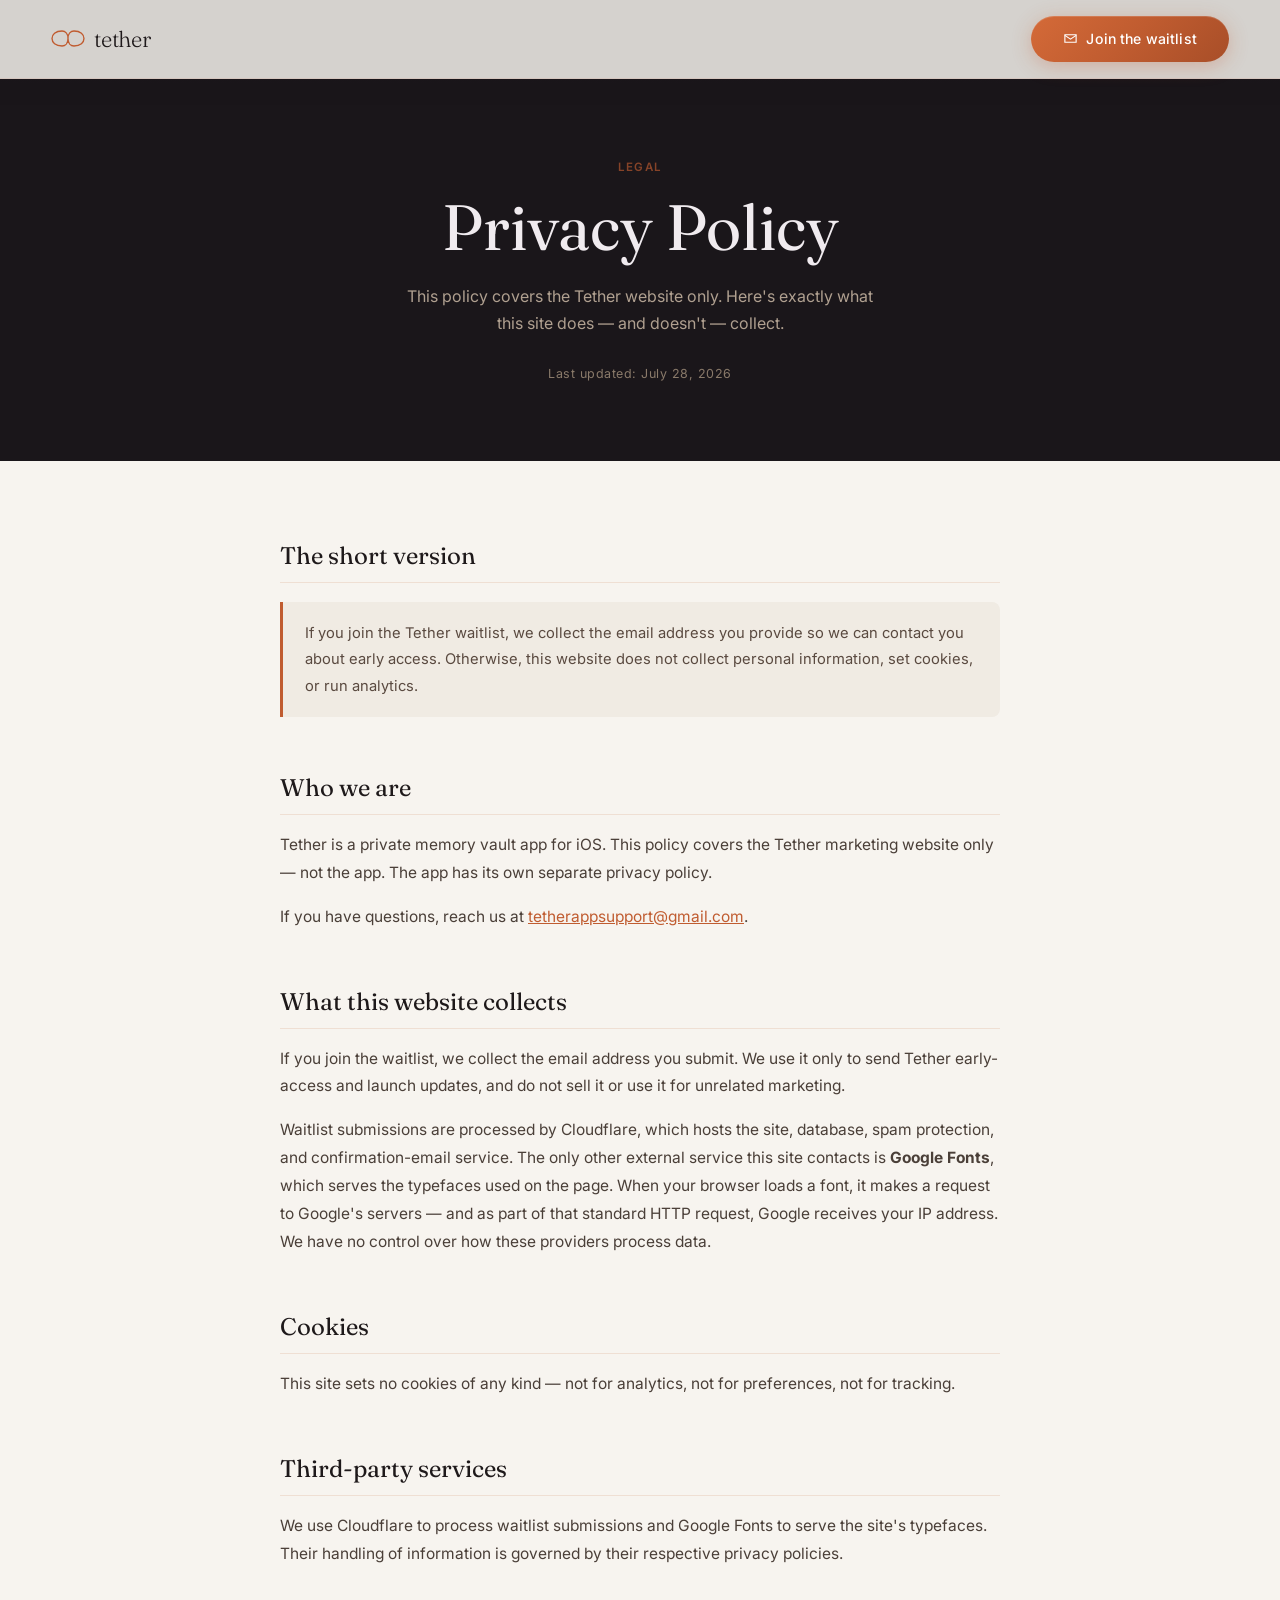
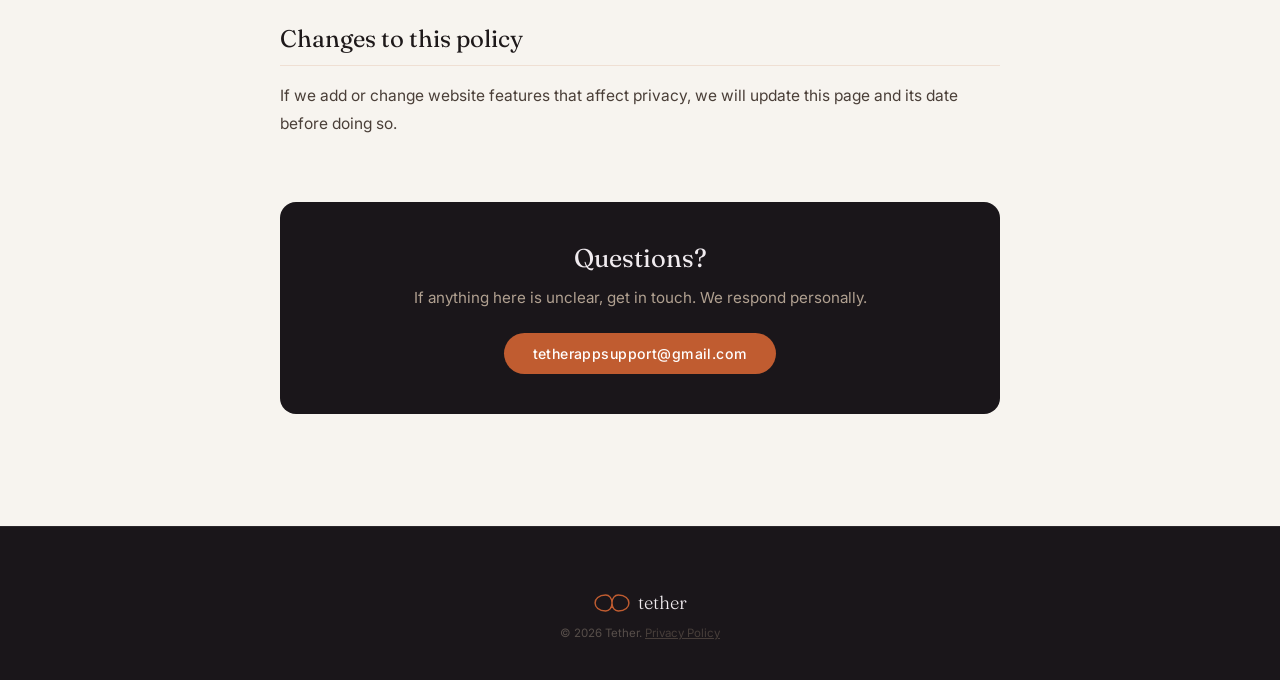
<file: privacy.html>
<!DOCTYPE html>
<html lang="en">
<head>
  <meta charset="UTF-8" />
  <meta name="viewport" content="width=device-width, initial-scale=1.0" />
  <title>Privacy Policy — Tether</title>
  <meta name="description" content="Tether's privacy policy. Your memories are yours — here's exactly what we collect and why." />
  <link rel="preconnect" href="https://fonts.googleapis.com" />
  <link rel="preconnect" href="https://fonts.gstatic.com" crossorigin />
  <link href="https://fonts.googleapis.com/css2?family=Fraunces:ital,opsz,wght@0,9..144,300;0,9..144,400;0,9..144,500;1,9..144,300;1,9..144,400&family=Inter:wght@300;400;500;600&display=swap" rel="stylesheet" />
  <link rel="stylesheet" href="styles.css" />
  <style>

    /* ── Privacy page layout ── */
    .privacy-hero {
      background: var(--dark);
      padding: 10rem 2rem 5rem;
      text-align: center;
    }

    .privacy-hero .eyebrow {
      color: var(--accent);
      font-family: var(--sans);
      font-size: .72rem;
      font-weight: 600;
      letter-spacing: .12em;
      text-transform: uppercase;
      margin-bottom: 1rem;
    }

    .privacy-hero h1 {
      font-family: var(--serif);
      font-size: clamp(2.4rem, 6vw, 4rem);
      font-weight: 400;
      color: var(--text-light);
      line-height: 1.15;
      margin-bottom: 1.2rem;
    }

    .privacy-hero h1 em {
      font-style: italic;
      color: var(--soft);
    }

    .privacy-hero .subtitle {
      font-family: var(--sans);
      font-size: 1rem;
      color: var(--text-dim);
      max-width: 480px;
      margin: 0 auto;
      line-height: 1.7;
    }

    .privacy-hero .updated {
      margin-top: 1.8rem;
      font-size: .78rem;
      color: var(--text-muted);
      letter-spacing: .04em;
    }

    /* ── Content area ── */
    .privacy-body {
      background: var(--cream);
      padding: 5rem 2rem 7rem;
    }

    .privacy-container {
      max-width: 720px;
      margin: 0 auto;
    }

    /* ── Sections ── */
    .privacy-section {
      margin-bottom: 3.5rem;
    }

    .privacy-section h2 {
      font-family: var(--serif);
      font-size: 1.5rem;
      font-weight: 400;
      color: var(--text-dark);
      margin-bottom: 1rem;
      padding-bottom: .75rem;
      border-bottom: 1px solid var(--border-light);
    }

    .privacy-section p {
      font-family: var(--sans);
      font-size: .97rem;
      color: #4A3F38;
      line-height: 1.8;
      margin-bottom: 1rem;
    }

    .privacy-section p:last-child {
      margin-bottom: 0;
    }

    .privacy-section ul {
      list-style: none;
      padding: 0;
      margin: .75rem 0 1rem;
    }

    .privacy-section ul li {
      font-family: var(--sans);
      font-size: .97rem;
      color: #4A3F38;
      line-height: 1.7;
      padding: .4rem 0 .4rem 1.4rem;
      position: relative;
    }

    .privacy-section ul li::before {
      content: '';
      position: absolute;
      left: 0;
      top: .9rem;
      width: 6px;
      height: 6px;
      border-radius: 50%;
      background: var(--accent);
      opacity: .6;
    }

    /* ── Highlight box ── */
    .privacy-callout {
      background: #F0EBE3;
      border-left: 3px solid var(--accent);
      border-radius: 0 8px 8px 0;
      padding: 1.1rem 1.4rem;
      margin: 1.2rem 0;
    }

    .privacy-callout p {
      margin: 0 !important;
      font-size: .92rem !important;
      color: #5A4A40 !important;
    }

    /* ── Contact block ── */
    .privacy-contact {
      background: var(--dark);
      border-radius: 16px;
      padding: 2.5rem;
      text-align: center;
      margin-top: 4rem;
    }

    .privacy-contact h2 {
      font-family: var(--serif);
      font-size: 1.6rem;
      font-weight: 400;
      color: var(--text-light);
      margin-bottom: .7rem;
      border: none;
      padding: 0;
    }

    .privacy-contact p {
      color: var(--text-dim);
      font-size: .95rem;
      line-height: 1.7;
      margin-bottom: 1.4rem;
    }

    .privacy-contact a.contact-link {
      display: inline-block;
      background: var(--accent);
      color: #fff;
      font-family: var(--sans);
      font-size: .88rem;
      font-weight: 500;
      letter-spacing: .03em;
      padding: .75rem 1.8rem;
      border-radius: 100px;
      transition: background .2s ease, transform .2s ease;
    }

    .privacy-contact a.contact-link:hover {
      background: var(--accent-deep);
      transform: translateY(-1px);
    }

    /* ── Footer tweaks on this page ── */
    footer {
      border-top: 1px solid var(--border-dark);
    }

  </style>
</head>
<body>

<!-- ══════════════════════════════════════
     NAV
══════════════════════════════════════ -->
<div class="top-scrim" aria-hidden="true"></div>

<nav class="site-nav scrolled light-bg" style="background: rgba(247,244,239,0.85); backdrop-filter: blur(8px); -webkit-backdrop-filter: blur(8px); border-bottom-color: rgba(192,92,48,.1);">
  <a class="nav-brand" href="index.html">
    <svg class="nav-inf" viewBox="0 0 200 100" fill="none" xmlns="http://www.w3.org/2000/svg" aria-hidden="true">
      <path d="M100,50 C100,22 84,6 65,6 C26,6 6,27 6,50 C6,73 26,94 65,94 C84,94 100,78 100,50 C100,22 116,6 135,6 C174,6 194,27 194,50 C194,73 174,94 135,94 C116,94 100,78 100,50 Z"
        stroke="#C05C30" stroke-width="8"/>
    </svg>
    <span class="nav-wordmark" style="color: var(--text-dark);">tether</span>
  </a>
  <a href="index.html#waitlist" class="btn-cta nav-cta"><svg class="waitlist-icon" width="15" height="15" viewBox="0 0 24 24" fill="none" stroke="currentColor" stroke-width="1.8" aria-hidden="true"><path d="M3 6h18v12H3z"/><path d="m3 7 9 6 9-6"/></svg>Join the waitlist</a>
</nav>


<!-- ══════════════════════════════════════
     HERO
══════════════════════════════════════ -->
<section class="privacy-hero">
  <p class="eyebrow">Legal</p>
  <h1>Privacy Policy</h1>
  <p class="subtitle">This policy covers the Tether website only. Here's exactly what this site does — and doesn't — collect.</p>
  <p class="updated">Last updated: July 28, 2026</p>
</section>


<!-- ══════════════════════════════════════
     BODY
══════════════════════════════════════ -->
<div class="privacy-body">
  <div class="privacy-container">

    <div class="privacy-section">
      <h2>The short version</h2>
      <div class="privacy-callout">
        <p>If you join the Tether waitlist, we collect the email address you provide so we can contact you about early access. Otherwise, this website does not collect personal information, set cookies, or run analytics.</p>
      </div>
    </div>

    <div class="privacy-section">
      <h2>Who we are</h2>
      <p>Tether is a private memory vault app for iOS. This policy covers the Tether marketing website only — not the app. The app has its own separate privacy policy.</p>
      <p>If you have questions, reach us at <a href="mailto:tetherappsupport@gmail.com" style="color: var(--accent); text-decoration: underline;">tetherappsupport@gmail.com</a>.</p>
    </div>

    <div class="privacy-section">
      <h2>What this website collects</h2>
      <p>If you join the waitlist, we collect the email address you submit. We use it only to send Tether early-access and launch updates, and do not sell it or use it for unrelated marketing.</p>
      <p>Waitlist submissions are processed by Cloudflare, which hosts the site, database, spam protection, and confirmation-email service. The only other external service this site contacts is <strong>Google Fonts</strong>, which serves the typefaces used on the page. When your browser loads a font, it makes a request to Google's servers — and as part of that standard HTTP request, Google receives your IP address. We have no control over how these providers process data.</p>
    </div>

    <div class="privacy-section">
      <h2>Cookies</h2>
      <p>This site sets no cookies of any kind — not for analytics, not for preferences, not for tracking.</p>
    </div>

    <div class="privacy-section">
      <h2>Third-party services</h2>
      <p>We use Cloudflare to process waitlist submissions and Google Fonts to serve the site's typefaces. Their handling of information is governed by their respective privacy policies.</p>
    </div>

    <div class="privacy-section">
      <h2>Changes to this policy</h2>
      <p>If we add or change website features that affect privacy, we will update this page and its date before doing so.</p>
    </div>

    <div class="privacy-contact">
      <h2>Questions?</h2>
      <p>If anything here is unclear, get in touch. We respond personally.</p>
      <a href="mailto:tetherappsupport@gmail.com" class="contact-link">tetherappsupport@gmail.com</a>
    </div>

  </div>
</div>


<!-- ══════════════════════════════════════
     FOOTER
══════════════════════════════════════ -->
<footer>
  <div class="footer-brand">
    <svg viewBox="0 0 200 100" fill="none" width="36" height="18" aria-hidden="true">
      <path d="M100,50 C100,22 84,6 65,6 C26,6 6,27 6,50 C6,73 26,94 65,94 C84,94 100,78 100,50 C100,22 116,6 135,6 C174,6 194,27 194,50 C194,73 174,94 135,94 C116,94 100,78 100,50 Z" stroke="#C05C30" stroke-width="8"/>
    </svg>
    <span class="footer-name">tether</span>
  </div>
  <p class="footer-copy">© 2026 Tether. <a href="privacy.html" style="color: var(--text-muted); text-decoration: underline;">Privacy Policy</a></p>
</footer>

<script src="script.js"></script>
</body>
</html>
</file>
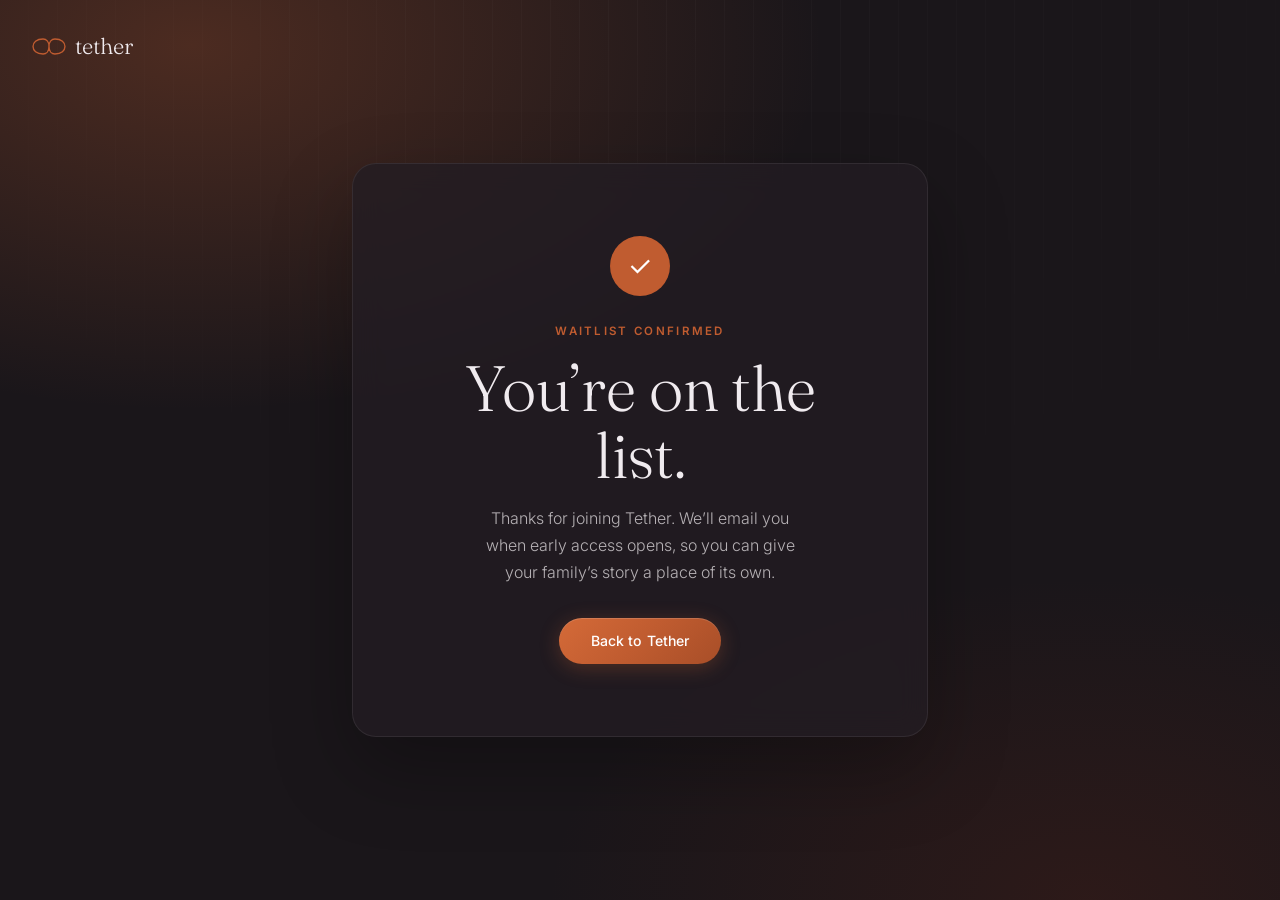
<file: waitlist-confirmed.html>
<!DOCTYPE html>
<html lang="en">
<head>
  <meta charset="UTF-8" />
  <meta name="viewport" content="width=device-width, initial-scale=1.0" />
  <title>You're on the list — Tether</title>
  <meta name="description" content="Your Tether waitlist spot is confirmed." />
  <link rel="preconnect" href="https://fonts.googleapis.com" />
  <link rel="preconnect" href="https://fonts.gstatic.com" crossorigin />
  <link href="https://fonts.googleapis.com/css2?family=Fraunces:ital,opsz,wght@0,9..144,300;0,9..144,400;0,9..144,500;1,9..144,300;1,9..144,400&amp;family=Inter:wght@300;400;500;600&amp;display=swap" rel="stylesheet" />
  <link rel="stylesheet" href="styles.css" />
</head>
<body class="waitlist-confirmed-page">
  <main class="waitlist-confirmed-main">
    <a class="waitlist-confirmed-brand" href="index.html" aria-label="Tether home">
      <svg viewBox="0 0 200 100" fill="none" xmlns="http://www.w3.org/2000/svg" aria-hidden="true">
        <path d="M100,50 C100,22 84,6 65,6 C26,6 6,27 6,50 C6,73 26,94 65,94 C84,94 100,78 100,50 C100,22 116,6 135,6 C174,6 194,27 194,50 C194,73 174,94 135,94 C116,94 100,78 100,50 Z" stroke="#C05C30" stroke-width="8"/>
      </svg>
      <span>tether</span>
    </a>

    <section class="waitlist-confirmed-card" aria-labelledby="confirmation-title">
      <span class="waitlist-confirmed-check" aria-hidden="true">✓</span>
      <p class="waitlist-confirmed-eyebrow">WAITLIST CONFIRMED</p>
      <h1 id="confirmation-title">You’re on the list.</h1>
      <p>Thanks for joining Tether. We’ll email you when early access opens, so you can give your family’s story a place of its own.</p>
      <a class="btn-cta waitlist-confirmed-button" href="index.html">Back to Tether</a>
    </section>
  </main>
</body>
</html>
</file>
<file: styles.css>
/* ════════════════════════════════════════
   ROOT & RESET
════════════════════════════════════════ */
:root {
  --cream:        #F7F4EF;
  --warm-white:   #FAF8F4;
  --dark:         #1A161A;
  --dark-card:    #231D23;
  --accent:       #C05C30;
  --accent-deep:  #A84E28;
  --soft:         #C0A882;
  --text-dark:    #1E191A;
  --text-muted:   #8A7A6A;
  --text-light:   #F0EBEF;
  --text-dim:     #B0A090;
  --border-dark:  rgba(240, 235, 239, 0.08);
  --border-light: rgba(192, 92, 48, 0.14);

  --serif: 'Fraunces', Georgia, serif;
  --sans:  'Inter', system-ui, sans-serif;

  --ease: cubic-bezier(0.16, 1, 0.3, 1);
}


*, *::before, *::after { box-sizing: border-box; margin: 0; padding: 0; }

html {
  scroll-behavior: smooth;
  -webkit-overflow-scrolling: touch; /* momentum scrolling on iOS */
}

body {
  font-family: var(--sans);
  background: var(--dark);
  color: var(--text-dark);
  -webkit-font-smoothing: antialiased;
  overflow-x: hidden;
  /* promote to compositor layer for smoother repaints */
  will-change: scroll-position;
}

a { text-decoration: none; color: inherit; }

.sr-only {

  position: absolute;
  width: 1px;
  height: 1px;
  overflow: hidden;
  clip: rect(0 0 0 0);
  clip-path: inset(50%);
  white-space: nowrap;

}


/* ════════════════════════════════════════
   WAITLIST CONFIRMATION PAGE
════════════════════════════════════════ */
.waitlist-confirmed-page {
  min-height: 100svh;
  background:
    radial-gradient(ellipse 85% 70% at 15% 5%, rgba(192, 92, 48, 0.3), transparent 58%),
    radial-gradient(ellipse 65% 55% at 85% 100%, rgba(120, 40, 20, 0.2), transparent 65%),
    var(--dark);
  color: var(--text-light);
}

.waitlist-confirmed-main {
  min-height: 100svh;
  display: grid;
  place-items: center;
  padding: 2rem;
  position: relative;
  overflow: hidden;
}

.waitlist-confirmed-main::before {
  content: '';
  position: absolute;
  inset: 0;
  pointer-events: none;
  background-image: repeating-linear-gradient(90deg, transparent 0, transparent 28px, rgba(255, 255, 255, 0.025) 28px, rgba(255, 255, 255, 0.025) 29px);
  -webkit-mask-image: radial-gradient(ellipse 100% 90% at 50% 0%, black 0, transparent 80%);
  mask-image: radial-gradient(ellipse 100% 90% at 50% 0%, black 0, transparent 80%);
}

.waitlist-confirmed-brand {
  position: absolute;
  top: 2rem;
  left: 2rem;
  z-index: 1;
  display: flex;
  align-items: center;
  gap: .55rem;
  font-family: var(--serif);
  font-size: 1.4rem;
  font-weight: 300;
}

.waitlist-confirmed-brand svg {
  width: 34px;
  height: 17px;
}

.waitlist-confirmed-card {
  position: relative;
  z-index: 1;
  width: min(100%, 36rem);
  padding: clamp(2.5rem, 7vw, 4.5rem);
  text-align: center;
  background: rgba(35, 29, 35, 0.78);
  border: 1px solid var(--border-dark);
  border-radius: 1.5rem;
  box-shadow: 0 2rem 5rem rgba(0, 0, 0, 0.28);
  backdrop-filter: blur(14px);
}

.waitlist-confirmed-check {
  display: grid;
  place-items: center;
  width: 3.75rem;
  height: 3.75rem;
  margin: 0 auto 1.75rem;
  border: 1px solid rgba(192, 92, 48, 0.7);
  border-radius: 50%;
  color: #fff;
  font-size: 1.75rem;
  background: var(--accent);
}

.waitlist-confirmed-eyebrow {
  margin-bottom: 1rem;
  color: var(--accent);
  font-size: .72rem;
  font-weight: 600;
  letter-spacing: .2em;
}

.waitlist-confirmed-card h1 {
  margin-bottom: 1rem;
  font-family: var(--serif);
  font-size: clamp(2.5rem, 7vw, 4rem);
  font-weight: 300;
  line-height: 1.05;
}

.waitlist-confirmed-card p:not(.waitlist-confirmed-eyebrow) {
  max-width: 34ch;
  margin: 0 auto;
  color: rgba(240, 235, 239, 0.72);
  font-size: 1rem;
  font-weight: 300;
  line-height: 1.7;
}

.waitlist-confirmed-button {
  display: inline-flex;
  margin-top: 2rem;
}


/* ════════════════════════════════════════
   NAV
════════════════════════════════════════ */
.site-nav {
  position: fixed;
  top: 0; left: 0; right: 0;
  z-index: 100;
  display: flex;
  align-items: center;
  justify-content: space-between;
  padding: 1rem 2rem;
  /* start fully transparent */
  background: transparent;
  backdrop-filter: blur(0px);
  -webkit-backdrop-filter: blur(0px);
  border-bottom: 1px solid transparent;
  transition: background .4s ease, backdrop-filter .4s ease, border-color .4s ease;
}

/* stays transparent when scrolled — only blur, no fill */
.site-nav.scrolled {
  backdrop-filter: blur(6px);
  -webkit-backdrop-filter: blur(6px);
}

/* over a light section — flip text to dark, still no background fill */
.site-nav.light-bg .nav-wordmark { color: var(--text-dark); }
.site-nav.light-bg .nav-inf path  { stroke: var(--accent); }
.site-nav.light-bg .nav-cta {
  background: var(--accent);
  color: #fff;
}

.nav-brand {
  display: flex;
  align-items: center;
  gap: .55rem;
  transition: opacity .2s ease;
}

.nav-brand:hover { opacity: .75; }

.nav-inf { width: 34px; height: 17px; }

.nav-wordmark {
  font-family: var(--serif);
  font-weight: 300;
  font-size: 1.4rem;
  color: var(--text-light);
  letter-spacing: -.01em;
  line-height: 1;
  transition: color .4s ease;
}

.nav-cta {
  padding: .6rem 1.25rem;
  font-size: .8rem;
}


/* ════════════════════════════════════════
   HERO
════════════════════════════════════════ */
.hero {
  min-height: 100svh;
  background: var(--dark);
  display: flex;
  flex-direction: column;
  align-items: center;
  justify-content: center;
  text-align: center;
  padding: 8rem 2rem 7rem;
  position: relative;
  overflow: hidden;
}

/* ── Warm gradient wash (top-left amber bloom) ── */
.hero::before {
  content: '';
  position: absolute;
  inset: 0;
  pointer-events: none;
  background:
    radial-gradient(ellipse 90% 70% at 20% 10%,  rgba(192, 92, 48, 0.28) 0%,  transparent 55%),
    radial-gradient(ellipse 60% 50% at 75% 80%,  rgba(120, 40, 20, 0.15)  0%,  transparent 60%),
    radial-gradient(ellipse 50% 40% at 55% 40%,  rgba(210, 140, 40, 0.10) 0%,  transparent 50%);
  animation: gradient-breathe 14s ease-in-out infinite alternate;
}

/* ── Vertical light-streak lines (like the reference) ── */
.hero::after {
  content: '';
  position: absolute;
  inset: 0;
  pointer-events: none;
  /* thin vertical streaks that fade out toward center & bottom */
  background-image: repeating-linear-gradient(
    90deg,
    transparent                     0px,
    transparent                     28px,
    rgba(255, 255, 255, 0.022)      28px,
    rgba(255, 255, 255, 0.022)      29px
  );
  /* vignette mask so streaks only show at the top and edges */
  -webkit-mask-image: radial-gradient(ellipse 100% 80% at 50% 0%, black 20%, transparent 75%);
  mask-image:         radial-gradient(ellipse 100% 80% at 50% 0%, black 20%, transparent 75%);
  animation: streaks-drift 20s ease-in-out infinite alternate;
}

@keyframes gradient-breathe {
  0%   { opacity: 1;    transform: scale(1)    translateY(0); }
  100% { opacity: 0.75; transform: scale(1.06) translateY(-20px); }
}

@keyframes streaks-drift {
  0%   { transform: translateX(0); }
  100% { transform: translateX(-29px); } /* shift by exactly one stripe repeat */
}

/* ── Floating colour orbs ── */
.hero-orb {
  position: absolute;
  border-radius: 50%;
  filter: blur(90px);
  pointer-events: none;
  /* promote to own compositing layer so blur doesn't re-paint on move */
  will-change: transform;
  transform: translateZ(0);
}

.hero-orb-a {
  width: 600px; height: 600px;
  background: radial-gradient(circle, rgba(192, 92, 48, 0.22) 0%, transparent 70%);
  top: -15%; left: -10%;
  animation: orb-drift-a 18s ease-in-out infinite alternate;
}

.hero-orb-b {
  width: 380px; height: 380px;
  background: radial-gradient(circle, rgba(220, 160, 40, 0.12) 0%, transparent 70%);
  top: 10%; right: 5%;
  animation: orb-drift-b 22s ease-in-out infinite alternate;
}

.hero-orb-c {
  width: 320px; height: 320px;
  background: radial-gradient(circle, rgba(90, 30, 60, 0.14) 0%, transparent 70%);
  bottom: 10%; left: 30%;
  animation: orb-drift-c 26s ease-in-out infinite alternate;
}

@keyframes orb-drift-a {
  0%   { transform: translate(0,   0)    scale(1); }
  100% { transform: translate(60px, 80px) scale(1.12); }
}
@keyframes orb-drift-b {
  0%   { transform: translate(0,   0)     scale(1); }
  100% { transform: translate(-50px,-60px) scale(0.88); }
}
@keyframes orb-drift-c {
  0%   { transform: translate(0,  0)    scale(1); }
  100% { transform: translate(40px,50px) scale(1.2); }
}

/* ── Noise + grain layer (shared) ── */
.hero-grain,
.section-grain {
  position: absolute;
  inset: 0;
  pointer-events: none;
  background-image: url("data:image/svg+xml,%3Csvg viewBox='0 0 512 512' xmlns='http://www.w3.org/2000/svg'%3E%3Cfilter id='n'%3E%3CfeTurbulence type='fractalNoise' baseFrequency='0.75' numOctaves='4' stitchTiles='stitch'/%3E%3C/filter%3E%3Crect width='100%25' height='100%25' filter='url(%23n)'/%3E%3C/svg%3E");
  background-size: 180px 180px;
  opacity: .055;
  mix-blend-mode: overlay;
}

.hero-inner {
  display: flex;
  flex-direction: column;
  align-items: center;
}

/* Infinity logo */
.logo-wrap { margin-bottom: 2rem; }

.infinity-svg { width: 110px; height: 55px; }

.inf-path {
  stroke-dasharray: 1;
  stroke-dashoffset: 1;
  animation: draw-path 2s var(--ease) forwards 0.3s;
}

@keyframes draw-path {
  to { stroke-dashoffset: 0; }
}

/* Wordmark */
.wordmark {
  font-family: var(--serif);
  font-weight: 300;
  font-size: clamp(4.5rem, 14vw, 7.5rem);
  letter-spacing: -.015em;
  color: var(--text-light);
  line-height: 1;
  margin-bottom: 1.5rem;
  opacity: 0;
  animation: fade-up .9s var(--ease) forwards 1.1s;
}

.hero-rule {
  width: 36px;
  height: 1px;
  background: var(--accent);
  margin-bottom: 1.5rem;
  opacity: 0;
  animation: fade-in .5s ease forwards 1.6s;
}

.hero-italic {
  font-family: var(--serif);
  font-style: italic;
  font-weight: 300;
  font-size: clamp(2.8rem, 8vw, 5.5rem);
  color: var(--text-light); /* full weight — primary headline */
  margin-bottom: 1.25rem;
  line-height: 1.1;
  opacity: 0;
  animation: fade-up .7s var(--ease) forwards 0.4s;
}

.hero-caps {
  font-family: var(--sans);
  font-size: clamp(.65rem, 1.8vw, .8rem);
  font-weight: 600;
  letter-spacing: .25em;
  text-transform: uppercase;
  color: var(--accent);
  opacity: 0; /* accent label — let accent colour do the work */
  margin-bottom: 2.75rem;
  animation: fade-up .7s var(--ease) forwards 0.8s;
}

.hero-sub {
  font-family: var(--sans);
  font-size: clamp(.9rem, 2vw, 1.1rem);
  font-weight: 300;
  color: rgba(240, 235, 239, 0.6); /* supporting copy — pulled back */
  max-width: 42ch;
  margin: 0 auto 2.75rem;
  line-height: 1.7;
  opacity: 0;
  animation: fade-up .7s var(--ease) forwards 1s;
}

/* Pill row */
.feature-pills {
  display: flex;
  align-items: center;
  gap: .75rem;
  margin-bottom: 3rem;
  opacity: 0;
  animation: fade-up .7s var(--ease) forwards 1.1s;
}

.pill {
  display: flex;
  align-items: center;
  gap: .4rem;
  padding: .45rem 1rem;
  background: rgba(255, 255, 255, 0.06);
  backdrop-filter: blur(12px);
  -webkit-backdrop-filter: blur(12px);
  border: 1px solid rgba(255, 255, 255, 0.1);
  border-radius: 100px;
  font-size: .72rem;
  color: var(--text-dim);
  letter-spacing: .03em;
}

.pill svg { opacity: .65; flex-shrink: 0; }

.pill-dot { color: rgba(240,235,239,.2); font-size: 1.1rem; line-height: 1; }

/* CTA button */
.btn-cta {
  display: inline-flex;
  align-items: center;
  gap: .55rem;
  padding: .9rem 2rem;
  background: linear-gradient(135deg, #D46A38 0%, #C05C30 50%, #A84E28 100%);
  color: #fff;
  border-radius: 100px;
  font-family: var(--sans);
  font-weight: 500;
  font-size: .88rem;
  letter-spacing: .01em;
  position: relative;
  overflow: hidden;
  box-shadow: 0 4px 20px rgba(192, 92, 48, .3), 0 1px 0 rgba(255,255,255,.15) inset;
  transition: transform .25s var(--ease), box-shadow .25s;
}

/* shimmer sweep on hover */
.btn-cta::after {
  content: '';
  position: absolute;
  inset: 0;
  background: linear-gradient(105deg, transparent 40%, rgba(255,255,255,.18) 50%, transparent 60%);
  transform: translateX(-100%);
  transition: transform .5s var(--ease);
}

.btn-cta:hover::after { transform: translateX(100%); }

.btn-cta:hover {
  transform: translateY(-3px);
  box-shadow: 0 18px 40px rgba(192, 92, 48, .4), 0 1px 0 rgba(255,255,255,.15) inset;
}

/* Physical press feel */
.btn-cta:active {
  transform: translateY(1px) scale(0.97);
  box-shadow: 0 4px 12px rgba(192, 92, 48, .3);
  transition: transform .1s ease, box-shadow .1s ease;
}

.hero-btn {
  opacity: 0;
  animation: fade-up .7s var(--ease) forwards 1.4s;
}

/* Scroll hint */
.scroll-hint {
  position: absolute;
  bottom: 2.5rem;
  left: 50%;
  transform: translateX(-50%);
  opacity: 0;
  animation: fade-in 1s ease forwards 3.2s;
}

.scroll-line {
  width: 1px;
  height: 52px;
  background: linear-gradient(to bottom, var(--accent), transparent);
  margin: 0 auto;
  transform-origin: top;
  animation: scroll-breathe 2.4s ease-in-out infinite 3.8s;
}

@keyframes scroll-breathe {
  0%, 100% { opacity: .35; transform: scaleY(1); }
  50%       { opacity: 1;   transform: scaleY(.7); }
}


/* ════════════════════════════════════════
   SHARED UTILITIES
════════════════════════════════════════ */
.container {
  max-width: 1080px;
  margin: 0 auto;
  padding: 0 2rem;
}

.eyebrow {
  font-family: var(--sans);
  font-size: .68rem;
  font-weight: 600;
  letter-spacing: .2em;
  text-transform: uppercase;
  color: var(--text-muted);
  opacity: .65; /* directional label — secondary importance */
  margin-bottom: .85rem;
}

.light-eye { color: var(--text-dim); opacity: .55; }

.section-heading {
  font-family: var(--serif);
  font-weight: 400;
  font-size: clamp(2rem, 5vw, 3.2rem);
  color: var(--text-dark);
  line-height: 1.1;
  margin-bottom: 1rem;
}

.section-sub {
  font-size: .95rem;
  line-height: 1.75;
  color: var(--text-muted);
  max-width: 580px;
  margin: 0 auto 4rem;
}

/* Scroll reveal */
.reveal {
  opacity: 0;
  transform: translateY(26px);
  transition: opacity .7s var(--ease), transform .7s var(--ease);
}

.reveal.visible {
  opacity: 1;
  transform: translateY(0);
}


/* ════════════════════════════════════════
   PILLARS
════════════════════════════════════════ */
.pillars-section {
  background: var(--cream);
  padding: 8rem 2rem;
  text-align: center;
}

.pillar-grid {
  display: grid;
  grid-template-columns: repeat(auto-fit, minmax(240px, 1fr));
  gap: 1.25rem;
  max-width: 960px;
  margin: 4rem auto 0;
}

.pillar-card {
  will-change: transform;
  transform-style: preserve-3d;
  position: relative;
  overflow: hidden;
  /* warm dark parchment — belongs to the same palette as the hero */
  background: linear-gradient(160deg, #28201E 0%, #211A18 100%);
  border: 1px solid rgba(192, 92, 48, 0.12);
  border-top-color: rgba(192, 92, 48, 0.22); /* faint warm top rim */
  border-radius: 16px;
  padding: 2rem 1.75rem 2.25rem;
  text-align: left;
  box-shadow: 0 8px 32px rgba(0, 0, 0, 0.3);
  transition: transform .35s var(--ease), box-shadow .35s ease, border-color .35s ease;
}

.pillar-card:hover {
  border-color: rgba(192, 92, 48, 0.28);
  border-top-color: rgba(192, 92, 48, 0.45);
  box-shadow: 0 16px 48px rgba(0, 0, 0, 0.35), 0 0 0 0 transparent;
}

/* thin amber left-edge accent line */
.pillar-card::before {
  content: '';
  position: absolute;
  top: 20%;
  left: 0;
  width: 2px;
  height: 60%;
  border-radius: 0 2px 2px 0;
  background: linear-gradient(to bottom, transparent, rgba(192, 92, 48, 0.5), transparent);
  opacity: 0;
  transition: opacity .35s ease;
}

.pillar-card:hover::before { opacity: 1; }

.pillar-icon {
  width: 36px;
  height: 36px;
  background: rgba(192, 92, 48, 0.1);
  border: none;
  border-radius: 10px;
  display: flex;
  align-items: center;
  justify-content: center;
  margin-bottom: 1.5rem;
  color: var(--accent);
}

.pillar-icon svg { width: 18px; height: 18px; }

.pillar-card h3 {
  font-family: var(--serif);
  font-weight: 400;
  font-size: 1.3rem;
  color: rgba(240, 235, 232, 0.92);
  margin-bottom: .5rem;
  letter-spacing: -.01em;
}

.pillar-card p {
  font-size: .875rem;
  line-height: 1.75;
  color: rgba(190, 175, 165, 0.65);
}


/* ════════════════════════════════════════
   SHOWCASE SECTIONS
════════════════════════════════════════ */
.showcase { padding: 8rem 0; position: relative; }

/* ── Margin deco shapes — desktop only ── */
.showcase-deco {
  position: absolute;
  top: 50%;
  transform: translateY(-50%);
  opacity: 0;
  transition: opacity 1s var(--ease);
  pointer-events: none;
}

.showcase-deco.visible { opacity: 1; }

.showcase-deco--left  { left: 2rem; }
.showcase-deco--right { right: 2rem; }

.showcase-deco svg { display: block; overflow: visible; }

/* Hide below 1300px where margins don't exist */
@media (max-width: 1300px) {
  .showcase-deco { display: none; }
}

.dark-section {
  background: var(--dark);
  position: relative;
  overflow: hidden;
}

/* Muted streak + grain on dark showcase sections for visual continuity */
.dark-section::before {
  content: '';
  position: absolute;
  inset: 0;
  pointer-events: none;
  background:
    radial-gradient(ellipse 70% 60% at 10% 50%, rgba(192, 92, 48, 0.08) 0%, transparent 60%),
    radial-gradient(ellipse 50% 50% at 90% 50%, rgba(120, 40, 20, 0.06) 0%, transparent 60%);
}

.dark-section::after {
  content: '';
  position: absolute;
  inset: 0;
  pointer-events: none;
  background-image: repeating-linear-gradient(
    90deg,
    transparent 0px,
    transparent 28px,
    rgba(255, 255, 255, 0.012) 28px,
    rgba(255, 255, 255, 0.012) 29px
  );
  -webkit-mask-image: linear-gradient(180deg, transparent 0%, black 30%, black 70%, transparent 100%);
  mask-image:         linear-gradient(180deg, transparent 0%, black 30%, black 70%, transparent 100%);
}
.light-section { background: var(--warm-white); }
.cream-section { background: var(--cream); }

.showcase-layout {
  display: flex;
  align-items: center;
  gap: 5rem;
}

.showcase-layout.reverse { flex-direction: row-reverse; }

.showcase-text { flex: 1; min-width: 0; }

/* Display headings inside showcases */
.display-light {
  font-family: var(--serif);
  font-weight: 300;
  font-size: clamp(2.2rem, 5vw, 3.4rem);
  color: var(--text-light); /* primary — full opacity */
  line-height: 1.1;
  margin-bottom: 1.25rem;
}

.display-dark {
  font-family: var(--serif);
  font-weight: 400;
  font-size: clamp(2.2rem, 5vw, 3.4rem);
  color: var(--text-dark); /* primary — full opacity */
  line-height: 1.1;
  margin-bottom: 1.25rem;
}

.display-dark em {
  font-style: italic;
  color: var(--accent);
}

.body-light {
  font-size: .95rem;
  line-height: 1.75;
  color: rgba(240, 235, 239, 0.55); /* supporting — pulled back */
  max-width: 420px;
}

.body-dark {
  font-size: .95rem;
  line-height: 1.75;
  color: rgba(30, 25, 26, 0.55); /* supporting — pulled back */
  max-width: 420px;
}

.showcase-phone {
  flex: 1;
  display: flex;
  justify-content: center;
}

.phone-wrap {
  position: relative;
  transition: transform .35s var(--ease), filter .35s ease;
}

.phone-wrap:hover {
  transform: translateY(-8px) scale(1.02);
  filter: drop-shadow(0 24px 40px rgba(0,0,0,.35));
}


/* ════════════════════════════════════════
   PHONE MOCKUP BASE
════════════════════════════════════════ */
.phone {
  width: 255px;
  aspect-ratio: 390 / 844;
  border-radius: 42px;
  overflow: hidden;
  position: relative;
  display: flex;
  flex-direction: column;
}

.phone-screen {
  flex: 1;
  overflow: hidden;
  display: flex;
  flex-direction: column;
  min-height: 0;
}

.dark-phone {
  background: var(--dark);
  border: 1px solid rgba(255,255,255,.07);
  box-shadow: 0 50px 90px rgba(0,0,0,.55), 0 0 0 1px rgba(255,255,255,.04);
}

.light-phone {
  background: var(--warm-white);
  border: 1px solid rgba(0,0,0,.07);
  box-shadow: 0 40px 80px rgba(0,0,0,.2);
}

.phone-notch {
  width: 96px;
  height: 22px;
  border-radius: 0 0 14px 14px;
  margin: 0 auto;
  position: relative;
  z-index: 2;
}

.dark-notch  { background: var(--dark); }
.light-notch { background: var(--cream); }


/* ── App bar ── */
.app-bar {
  display: flex;
  align-items: center;
  justify-content: space-between;
  padding: 8px 14px 6px;
  background: var(--dark);
}

.app-bar-title {
  font-family: var(--serif);
  font-size: 1.25rem;
  font-weight: 400;
  color: var(--text-light);
}

.display-sm {
  font-family: var(--serif);
  font-size: 1.25rem;
  font-weight: 400;
}

.app-bar-right { display: flex; align-items: center; gap: 7px; }

.icon-badge {
  width: 26px; height: 26px;
  border-radius: 50%;
  background: rgba(240,235,239,.08);
  display: flex; align-items: center; justify-content: center;
  font-size: 11px;
}

.avatar-dot {
  width: 26px; height: 26px;
  border-radius: 50%;
  background: var(--accent);
  display: flex; align-items: center; justify-content: center;
  font-size: 11px; font-weight: 700; color: #fff;
}


/* ── Vault grid nav ── */
.vg-nav {
  display: flex;
  align-items: center;
  gap: 5px;
  padding: 7px 10px 5px;
  background: #F7F4EF;
}

.vg-back { font-size: 18px; color: var(--text-dark); line-height: 1; }

.vg-pills { display: flex; gap: 4px; flex: 1; }

.vg-pill {
  border: 1px solid rgba(0,0,0,.14);
  border-radius: 100px;
  padding: 3px 8px;
  font-size: 7px;
  color: var(--text-dark);
  cursor: pointer;
  transition: background .15s ease, transform .15s ease;
}

.vg-pill:hover  { background: rgba(0,0,0,.06); }
.vg-pill:active { transform: scale(0.93); background: rgba(0,0,0,.1); }


/* ── Memory grid ── */
.memory-grid {
  display: grid;
  grid-template-columns: 1fr 1fr;
  gap: 5px;
  padding: 5px 8px;
  flex: 1;
  overflow: hidden;
  background: #F7F4EF;
}

.mem-tile {
  border-radius: 10px;
  overflow: hidden;
  position: relative;
  display: flex;
  flex-direction: column;
  padding: 7px;
  min-height: 80px;
}

.mem-fav {
  position: absolute;
  top: 5px; right: 6px;
  font-size: 9px;
  color: rgba(255,255,255,.65);
}

.mem-fav.dark { color: rgba(0,0,0,.25); }

.mem-icon {
  flex: 1;
  display: flex;
  align-items: center;
  justify-content: center;
  font-size: 20px;
}

.mem-play {
  flex: 1;
  display: flex;
  align-items: center;
  justify-content: center;
  font-size: 16px;
  color: rgba(255,255,255,.9);
}

.mem-report {
  flex: 1;
  padding: 2px 0;
}

.mem-report-title {
  font-size: 5.5px;
  font-weight: 700;
  letter-spacing: .08em;
  color: var(--text-muted);
  margin-bottom: 3px;
}

.mem-report-row {
  display: flex;
  justify-content: space-between;
  font-size: 6.5px;
  color: var(--text-dark);
  border-bottom: 1px solid rgba(0,0,0,.07);
  padding: 2px 0;
}

.grade { color: var(--accent); font-weight: 600; }

.mem-letter { flex: 1; padding: 2px 0; }

.letter-salutation {
  font-size: 6.5px;
  font-style: italic;
  color: rgba(0,0,0,.5);
  margin-bottom: 5px;
}

.letter-line {
  height: 1px;
  background: rgba(0,0,0,.18);
  border-radius: 1px;
  margin-bottom: 4px;
}

.letter-line.short { width: 55%; }

.mem-info { margin-top: auto; }

.mem-title {
  font-size: 7.5px;
  font-weight: 600;
  color: rgba(255,255,255,.95);
  line-height: 1.2;
}

.mem-title.dark-txt { color: var(--text-dark); }

.mem-date {
  font-size: 6px;
  color: rgba(255,255,255,.6);
  margin-top: 1px;
}

.mem-date.dark-txt { color: var(--text-muted); }


/* ── Vault list ── */
.vault-list {
  padding: 6px 10px 4px;
  background: var(--dark);
  display: flex;
  flex-direction: column;
  gap: 5px;
  flex: 1;
  overflow: hidden;
}

.vault-row {
  background: var(--dark-card);
  border-radius: 12px;
  padding: 9px 11px;
  display: flex;
  align-items: center;
  gap: 8px;
  cursor: pointer;
  transition: background .15s ease, transform .15s ease;
}

.vault-row:hover  { background: #2C2426; }
.vault-row:active { transform: scale(0.97); background: #322628; }

.v-emoji { font-size: 17px; flex-shrink: 0; }

.v-info { flex: 1; min-width: 0; }

.v-name {
  font-size: 10px; font-weight: 600;
  color: var(--text-light);
  white-space: nowrap; overflow: hidden; text-overflow: ellipsis;
}

.v-count { font-size: 8.5px; color: var(--text-dim); margin-top: 1px; }

.v-shared { display: flex; align-items: center; gap: 3px; margin-top: 4px; }

.v-private { font-size: 8px; color: var(--text-dim); margin-top: 4px; }

.dot-avatar {
  width: 13px; height: 13px;
  border-radius: 50%;
  display: inline-flex; align-items: center; justify-content: center;
  font-size: 6.5px; font-weight: 700; color: #fff;
  flex-shrink: 0;
}

.shared-txt { font-size: 7.5px; color: var(--text-dim); margin-left: 2px; }

.v-chev { color: var(--text-dim); font-size: 15px; flex-shrink: 0; }

.vault-new {
  background: rgba(192,92,48,.09);
  border: 1px dashed rgba(192,92,48,.3);
  border-radius: 12px;
  padding: 9px 11px;
  display: flex; align-items: center; gap: 8px;
}

.new-plus {
  width: 20px; height: 20px;
  border-radius: 6px; background: var(--accent);
  display: flex; align-items: center; justify-content: center;
  font-size: 14px; line-height: 1; color: #fff; font-weight: 300;
}

.new-label { font-size: 10px; font-weight: 500; color: var(--accent); }


/* ── Tab bar ── */
.tab-bar {
  display: flex;
  justify-content: space-around;
  padding: 9px 0 14px;
  background: var(--warm-white);
  border-top: 1px solid rgba(0,0,0,.06);
}

.dark-tab {
  background: var(--dark);
  border-top: 1px solid var(--border-dark);
}

.tab {
  display: flex; flex-direction: column; align-items: center; gap: 3px;
  font-size: 8.5px; color: var(--text-muted);
  cursor: pointer;
  transition: transform .15s ease, opacity .15s ease;
}

.tab:hover  { opacity: .75; }
.tab:active { transform: scale(0.88); }

.dark-tab .tab { color: var(--text-dim); }

.tab-active { color: var(--text-dark) !important; }
.dark-tab .tab-active { color: var(--text-light) !important; }

.tab-accent { color: var(--accent) !important; }


/* ── Scan screen ── */
.scan-bar {
  padding: 8px 14px;
  background: var(--cream);
  display: flex; align-items: center; justify-content: center;
}

.scan-title {
  font-size: .65rem; font-weight: 700; letter-spacing: .18em;
  color: var(--text-dark);
}

.scan-view {
  background: var(--cream);
  display: flex; flex-direction: column; align-items: center;
  padding-bottom: 6px;
}

.scan-frame {
  width: 218px; min-height: 270px;
  background: #F0EBE0;
  border-radius: 6px;
  position: relative;
  display: flex; flex-direction: column; align-items: center;
  justify-content: center;
  overflow: hidden;
}

.corner-tl, .corner-tr, .corner-bl, .corner-br {
  position: absolute; width: 15px; height: 15px;
  border-style: solid; border-color: var(--text-dark);
}
.corner-tl { top:6px; left:6px;  border-width: 2px 0 0 2px; }
.corner-tr { top:6px; right:6px; border-width: 2px 2px 0 0; }
.corner-bl { bottom:6px; left:6px;  border-width: 0 0 2px 2px; }
.corner-br { bottom:6px; right:6px; border-width: 0 2px 2px 0; }

.scan-art { width: 100%; height: auto; display: block; }

.scan-scanning {
  position: absolute; bottom: 9px;
  font-size: 7px; letter-spacing: .14em;
  color: rgba(30,25,26,.5);
}

.scan-btn-row {
  display: flex; justify-content: center; padding: 8px 0 4px;
}

.shutter-btn {
  width: 34px; height: 34px;
  border-radius: 50%;
  background: var(--accent);
  cursor: pointer;
  transition: transform .15s ease, box-shadow .15s ease;
  box-shadow: 0 2px 8px rgba(192, 92, 48, .4);
}

.shutter-btn:hover  { box-shadow: 0 4px 14px rgba(192, 92, 48, .55); transform: scale(1.06); }
.shutter-btn:active { transform: scale(0.9); box-shadow: 0 1px 4px rgba(192, 92, 48, .3); }


/* ── Share screen ── */
.share-screen {
  padding: 11px 13px 10px;
  background: var(--warm-white);
}

.share-head {
  display: flex; align-items: center; justify-content: space-between;
  margin-bottom: 9px;
}

.share-title-text {
  font-family: var(--serif);
  font-size: 1.05rem; font-weight: 500;
  color: var(--text-dark);
}

.share-done-btn {
  font-size: .65rem; color: var(--accent); font-weight: 500;
  padding: 3px 8px;
  border: 1px solid var(--accent); border-radius: 100px;
}

.share-counts {
  background: var(--cream);
  border-radius: 10px;
  padding: 9px;
  display: flex;
  align-items: center;
  margin-bottom: 9px;
}

.share-count-col { flex: 1; text-align: center; }

.share-divider {
  width: 1px; height: 24px;
  background: rgba(192,92,48,.2);
}

.sc-label { font-size: 8px; font-weight: 600; color: var(--text-dark); }
.sc-val   { font-size: 8px; color: var(--text-muted); margin-top: 2px; }

.field-label {
  font-size: 6.5px; font-weight: 700; letter-spacing: .12em;
  color: var(--text-muted);
  margin-bottom: 4px;
}

.collab-title { margin-top: 8px; }

.invite-field {
  background: var(--cream);
  border-radius: 8px;
  padding: 7px 9px;
  font-size: 8.5px; color: var(--text-muted);
  margin-bottom: 7px;
}

.role-row { display: flex; gap: 4px; margin-bottom: 8px; }

.role-opt {
  flex: 1;
  border: 1px solid rgba(0,0,0,.1);
  border-radius: 8px;
  padding: 6px 4px;
  text-align: center;
  font-size: 7.5px; font-weight: 600;
  color: var(--text-muted);
  display: flex; flex-direction: column; align-items: center; gap: 1px;
  cursor: pointer;
  transition: transform .15s ease, border-color .15s ease, background .15s ease;
}

.role-opt:hover  { border-color: rgba(192, 92, 48, .3); background: rgba(192, 92, 48, .04); }
.role-opt:active { transform: scale(0.95); }

.role-opt span { font-size: 6.5px; font-weight: 400; }

.dark-role {
  background: var(--dark);
  border-color: var(--dark);
  color: #fff;
}

.send-invite {
  background: var(--accent);
  color: #fff;
  border-radius: 8px;
  padding: 7px;
  text-align: center;
  font-size: 8.5px; font-weight: 600;
  margin-bottom: 8px;
  cursor: pointer;
  transition: transform .15s ease, filter .15s ease;
  position: relative;
  overflow: hidden;
}

.send-invite:hover  { filter: brightness(1.1); }
.send-invite:active { transform: scale(0.96); filter: brightness(0.95); }

.collab-list { display: flex; flex-direction: column; gap: 6px; }

.collab-row { display: flex; align-items: center; gap: 7px; }

.c-avatar {
  width: 24px; height: 24px;
  border-radius: 50%;
  display: flex; align-items: center; justify-content: center;
  font-size: 7.5px; font-weight: 700; color: #fff;
  flex-shrink: 0;
}

.c-info { flex: 1; min-width: 0; }
.c-name  { font-size: 8.5px; font-weight: 600; color: var(--text-dark); }
.c-email { font-size: 7.5px; color: var(--text-muted); }

.c-status { text-align: right; font-size: 7.5px; color: var(--text-dark); }
.c-role   { font-size: 7.5px; }
.c-badge  { font-size: 7px; margin-top: 1px; }
.accepted { color: #2D7A2D; }
.pending  { color: var(--text-muted); }


/* ── Tags screen ── */
.tag-header {
  display: flex; align-items: center; justify-content: space-between;
  padding: 9px 13px 5px;
  background: #fff;
}

.back-arrow { font-size: 17px; color: var(--text-dark); }

.tag-actions { display: flex; gap: 12px; }

.tag-img { position: relative; overflow: hidden; }

.photo-pill {
  position: absolute; top: 7px; left: 7px;
  background: rgba(0,0,0,.38);
  color: #fff;
  font-size: 6.5px; font-weight: 700; letter-spacing: .1em;
  padding: 2px 6px; border-radius: 4px;
  z-index: 1;
}

.tag-body { padding: 0 13px 10px; background: #fff; }

.field-label-sm {
  font-size: 6.5px; font-weight: 700; letter-spacing: .12em;
  color: var(--text-muted);
  padding-top: 7px;
  margin-bottom: 3px;
}

.tags-row-label { display: flex; align-items: center; justify-content: space-between; }

.edit-tags {
  font-size: 6.5px; font-weight: 400;
  color: var(--accent); letter-spacing: 0;
}

.tag-field-val {
  background: #F5F0EA;
  border-radius: 7px;
  padding: 6px 9px;
  font-size: 9px; color: var(--text-dark);
  margin-bottom: 1px;
}

.tag-date-val {
  display: inline-block;
  background: #F5F0EA;
  border-radius: 7px;
  padding: 5px 9px;
  font-size: 8.5px; color: var(--text-dark);
}

.tag-group { padding-top: 4px; }

.tag-cat-row { display: flex; align-items: center; gap: 4px; margin-bottom: 3px; }
.tag-cat-icon { font-size: 8px; opacity: .55; }
.tag-cat-name { font-size: 6.5px; font-weight: 700; letter-spacing: .1em; color: var(--text-muted); }

.chip-row { display: flex; gap: 4px; flex-wrap: wrap; margin-bottom: 3px; }

.chip {
  padding: 3px 8px;
  border-radius: 100px;
  font-size: 7.5px; font-weight: 500;
}

.filled  { background: var(--accent); color: #fff; }
.outline { border: 1px solid var(--border-light); color: var(--text-muted); }


/* ════════════════════════════════════════
   FINAL CTA
════════════════════════════════════════ */
.final-cta {
  background: radial-gradient(ellipse 70% 60% at 50% 40%, #261F26 0%, var(--dark) 70%);
  padding: 10rem 2rem 9rem;
  text-align: center;
}

.cta-inner { max-width: 580px; margin: 0 auto; }

.inf-sm { width: 70px; height: 35px; margin-bottom: 2.5rem; }

.cta-heading {
  font-family: var(--serif);
  font-weight: 300;
  font-size: clamp(2.75rem, 7vw, 5rem);
  color: var(--text-light);
  line-height: 1.1;
  margin-bottom: 1rem;
}

.cta-sub {
  font-family: var(--sans);
  font-size: .75rem; font-weight: 600;
  letter-spacing: .22em; text-transform: uppercase;
  color: var(--accent);
  margin-bottom: 3rem;
}

.cta-fine {
  margin-top: 1.5rem;
  font-size: .78rem;
  color: var(--text-dim);
  opacity: .5; /* secondary tagline — softened */
  letter-spacing: .03em;
}


/* ════════════════════════════════════════
   SCROLL PROGRESS BAR
════════════════════════════════════════ */
.scroll-progress {
  position: fixed;
  top: 0; left: 0;
  height: 2px;
  width: 0%;
  background: linear-gradient(90deg, var(--accent), #E8903A);
  z-index: 200;
  transition: width .1s linear;
  box-shadow: 0 0 8px rgba(192, 92, 48, .5);
}

/* Gradient scrim — blurs and fades from the top edge downward */
.top-scrim {
  position: fixed;
  top: 0; left: 0; right: 0;
  height: 120px;
  pointer-events: none;
  z-index: 99;
  background: linear-gradient(
    to bottom,
    rgba(26, 22, 26, 0.45) 0%,
    rgba(26, 22, 26, 0.18) 40%,
    rgba(26, 22, 26, 0.04) 70%,
    transparent 100%
  );
  -webkit-mask-image: linear-gradient(to bottom, black 0%, transparent 100%);
  mask-image: linear-gradient(to bottom, black 0%, transparent 100%);
  transition: opacity .4s ease;
}

/* Fade scrim out over light sections so it doesn't tint the cream bg */
.top-scrim.light-mode {
  background: linear-gradient(
    to bottom,
    rgba(250, 248, 244, 0.5) 0%,
    rgba(250, 248, 244, 0.15) 50%,
    transparent 100%
  );
}


/* ════════════════════════════════════════
   SIDE SECTION DOTS
════════════════════════════════════════ */
.section-dots {
  position: fixed;
  right: 1.5rem;
  top: 50%;
  transform: translateY(-50%);
  z-index: 150;
  display: flex;
  flex-direction: column;
  gap: .75rem;
  align-items: flex-end;
}

.section-dot {
  position: relative;
  width: 6px;
  height: 6px;
  border-radius: 50%;
  background: rgba(240, 235, 239, 0.25);
  border: 1px solid rgba(240, 235, 239, 0.2);
  transition: background .3s ease, transform .3s ease, width .3s ease;
  cursor: pointer;
  display: block;
}

/* Label that slides in on hover */
.section-dot::before {
  content: attr(data-label);
  position: absolute;
  right: calc(100% + 10px);
  top: 50%;
  transform: translateY(-50%) translateX(6px);
  font-family: var(--sans);
  font-size: .65rem;
  font-weight: 500;
  letter-spacing: .06em;
  text-transform: uppercase;
  color: var(--text-dim);
  white-space: nowrap;
  opacity: 0;
  pointer-events: none;
  transition: opacity .25s ease, transform .25s ease;
}

.section-dot:hover::before,
.section-dot.active::before {
  opacity: 1;
  transform: translateY(-50%) translateX(0);
}

.section-dot:hover {
  background: rgba(240, 235, 239, 0.5);
  transform: scale(1.4);
}

.section-dot.active {
  background: var(--accent);
  border-color: var(--accent);
  transform: scale(1.3);
  box-shadow: 0 0 8px rgba(192, 92, 48, .5);
}

/* Over light sections — flip dot colours */
.section-dots.light-mode .section-dot {
  background: rgba(30, 25, 26, 0.2);
  border-color: rgba(30, 25, 26, 0.15);
}

.section-dots.light-mode .section-dot::before {
  color: var(--text-muted);
}

.section-dots.light-mode .section-dot.active {
  background: var(--accent);
  border-color: var(--accent);
}

/* Hide dots on small screens */
@media (max-width: 820px) {
  .section-dots { display: none; }
}


/* ════════════════════════════════════════
   FOOTER
════════════════════════════════════════ */
footer {
  background: var(--dark);
  border-top: 1px solid var(--border-dark);
  padding: 4rem 2rem 2.5rem;
  text-align: center;
}

.footer-cta {
  margin-bottom: 3rem;
}

.footer-brand {
  display: flex; align-items: center; justify-content: center;
  gap: .5rem;
  margin-bottom: .75rem;
}

.footer-name {
  font-family: var(--serif);
  font-weight: 300;
  font-size: 1.15rem;
  color: var(--text-light);
}

.footer-copy { font-size: .72rem; color: var(--text-dim); opacity: .4; } /* least important */


/* ════════════════════════════════════════
   KEYFRAMES
════════════════════════════════════════ */
@keyframes fade-up {
  from { opacity: 0; transform: translateY(18px); }
  to   { opacity: 1; transform: translateY(0); }
}

@keyframes fade-in {
  from { opacity: 0; }
  to   { opacity: 1; }
}

@keyframes ripple-out {
  to { transform: scale(1); opacity: 0; }
}


/* ════════════════════════════════════════
   RESPONSIVE
════════════════════════════════════════ */

/* ════════════════════════════════════════
   MOBILE PERFORMANCE — kill expensive GPU
   ops that cause jank on phones
════════════════════════════════════════ */
@media (max-width: 820px) {

  /* Replace animated blur orbs with a static gradient — blur filter on
     animated/composited layers is the #1 mobile jank source             */
  .hero-orb { display: none; }

  .hero::before {
    animation: none;
    background:
      radial-gradient(ellipse 100% 60% at 25% 15%, rgba(192, 92, 48, 0.22) 0%, transparent 55%),
      radial-gradient(ellipse 60% 40% at 80% 75%, rgba(120, 40, 20, 0.12) 0%, transparent 55%);
  }

  .hero::after { animation: none; }

  /* Static dark section glows — no animation */
  .dark-section::before,
  .dark-section::after { animation: none; }

  /* Disable phone hover lift (touch has no hover) */
  .phone-wrap:hover {
    transform: none;
    filter: none;
  }

  /* Disable reveal transition on very small screens — just show elements */
  .reveal {
    opacity: 1;
    transform: none;
    transition: none;
  }

}

/* ════════════════════════════════════════
   TABLET  (≤820px)
════════════════════════════════════════ */
@media (max-width: 820px) {
  /* Showcase sections stack vertically */
  .showcase-layout,
  .showcase-layout.reverse {
    flex-direction: column;
    gap: 3rem;
  }

  .showcase-text { text-align: center; }
  .body-light, .body-dark { max-width: 100%; }
  .eyebrow, .light-eye { text-align: center; }

  /* Phone always on top */
  .showcase-phone,
  .showcase-layout.reverse .showcase-phone { order: -1; }

  .showcase { padding: 5rem 0; }

  /* Pillar grid 2-col on tablet */
  .pillar-grid { grid-template-columns: repeat(2, 1fr); }

  /* Hero orbs scale down */
  .hero::before { width: 480px; height: 480px; }
  .hero::after  { width: 340px; height: 340px; }
  .hero-orb     { width: 280px; height: 280px; }
}

/* ════════════════════════════════════════
   MOBILE  (≤520px)
════════════════════════════════════════ */
@media (max-width: 520px) {
  /* Nav */
  .site-nav { padding: .85rem 1.25rem; }
  .nav-cta  { display: none; }

  /* Hero */
  .hero { padding: 6rem 1.5rem 5rem; }
  .hero-italic  { font-size: clamp(2.2rem, 10vw, 3.5rem); }
  .hero-caps    { font-size: .6rem; margin-bottom: 1.5rem; }
  .hero-sub     { font-size: .875rem; margin-bottom: 2rem; }

  /* Pillar cards stack single-col */
  .pillar-grid {
    grid-template-columns: 1fr;
    margin-top: 2.5rem;
    gap: 1rem;
  }
  .pillar-card { padding: 1.75rem 1.25rem; }

  /* Showcase sections */
  .showcase { padding: 4rem 0; }
  .container { padding: 0 1.25rem; }

  /* Phone mockup smaller */
  .phone       { width: 220px; }
  .scan-frame  { width: 188px; }

  /* Text sizing */
  .display-dark,
  .display-light { font-size: clamp(2rem, 9vw, 3rem); }

  .body-dark,
  .body-light    { font-size: .9rem; }

  /* Footer */
  footer { padding: 3rem 1.5rem 2rem; }
  .footer-cta { margin-bottom: 2rem; }
  .btn-cta { font-size: .85rem; padding: .8rem 1.5rem; }
}


/* ════════════════════════════════════════
   LANDING PAGE REFRESH
   The refresh preserves Tether's existing type and color system while
   widening the primary grid and adding clearer product-led sections.
════════════════════════════════════════ */
.container {

  width: min(100%, 1240px);
  max-width: 1240px;

}

.site-nav {

  padding-right: clamp(1.25rem, 4vw, 4rem);
  padding-left: clamp(1.25rem, 4vw, 4rem);

}

.nav-links {

  position: absolute;
  left: 50%;
  display: flex;
  align-items: center;
  gap: 2rem;
  transform: translateX(-50%);

}

.nav-links a {

  color: rgba(240, 235, 239, .62);
  font-size: .76rem;
  font-weight: 500;
  letter-spacing: .035em;
  transition: color .25s ease;

}

.nav-links a:hover {

  color: var(--text-light);

}

.site-nav.light-bg .nav-links a {

  color: rgba(30, 25, 26, .58);

}

.site-nav.light-bg .nav-links a:hover {

  color: var(--text-dark);

}

.hero {

  /* Keep the opening product story anchored to the first viewport. */
  min-height: 100svh;
  padding: 9.5rem 2rem 5rem;
  justify-content: center;
  text-align: left;

}

.hero-inner {

  position: relative;
  z-index: 2;
  width: min(100%, 1240px);
  align-items: stretch;

}

.hero-layout {

  display: grid;
  grid-template-columns: minmax(0, 1.02fr) minmax(480px, .98fr);
  align-items: center;
  gap: clamp(3rem, 6vw, 6.5rem);

}

.hero-copy {

  max-width: 650px;

}

.hero-heading {

  margin-bottom: 1.65rem;
  color: var(--text-light);
  font-family: var(--serif);
  font-size: clamp(3.5rem, 6vw, 6.25rem);
  font-weight: 300;
  letter-spacing: -.035em;
  line-height: .96;
  opacity: 0;
  animation: fade-up .75s var(--ease) forwards .35s;

}

.hero-heading em {

  color: var(--accent);
  font-weight: 300;

}

.hero-caps {

  margin-bottom: 1.25rem;
  font-size: .68rem;
  opacity: 0;
  animation: fade-up .7s var(--ease) forwards .15s;

}

.hero-sub {

  max-width: 57ch;
  margin: 0 0 2rem;
  font-size: clamp(.95rem, 1.4vw, 1.08rem);
  opacity: 0;
  animation: fade-up .7s var(--ease) forwards .55s;

}

.hero-actions {

  display: flex;
  align-items: center;
  gap: 1.4rem;
  opacity: 0;
  animation: fade-up .7s var(--ease) forwards .75s;

}

.hero-btn {

  opacity: 1;
  animation: none;

}

.hero-link {

  display: inline-flex;
  align-items: center;
  gap: .5rem;
  color: var(--accent);
  font-size: .84rem;
  font-weight: 500;
  transition: gap .25s var(--ease), color .25s ease;

}

.hero-link:hover {

  gap: .8rem;
  color: #DD7544;

}

.hero-proof {

  display: flex;
  flex-wrap: wrap;
  gap: .85rem 1.35rem;
  margin-top: 2rem;
  opacity: 0;
  animation: fade-up .7s var(--ease) forwards .95s;

}

.hero-proof span {

  display: inline-flex;
  align-items: center;
  gap: .5rem;
  color: rgba(240, 235, 239, .45);
  font-size: .68rem;
  letter-spacing: .02em;

}

.hero-proof span::before {

  width: 5px;
  height: 5px;
  border-radius: 50%;
  background: var(--accent);
  content: '';
  opacity: .8;

}

.hero-product {

  position: relative;
  padding: 0 0 2.25rem 1.25rem;
  opacity: 0;
  animation: fade-up .85s var(--ease) forwards .55s;

}

.hero-product::before {

  position: absolute;
  z-index: -1;
  top: -12%;
  right: -8%;
  width: 78%;
  height: 78%;
  border-radius: 50%;
  background: radial-gradient(circle, rgba(192, 92, 48, .18), transparent 68%);
  content: '';
  filter: blur(15px);

}

.hero-product-window {

  overflow: hidden;
  border: 1px solid rgba(255, 255, 255, .1);
  border-radius: 24px;
  background: #EEE8DF;
  box-shadow: 0 42px 90px rgba(0, 0, 0, .38), 0 1px 0 rgba(255, 255, 255, .12) inset;
  color: var(--text-dark);

}

.hero-product-bar {

  display: grid;
  grid-template-columns: 1fr auto 1fr;
  align-items: center;
  gap: 1rem;
  padding: .85rem 1rem;
  border-bottom: 1px solid rgba(30, 25, 26, .08);
  background: rgba(255, 255, 255, .52);
  color: rgba(30, 25, 26, .55);
  font-size: .62rem;
  font-weight: 500;

}

.hero-window-controls {

  display: flex;
  gap: .35rem;

}

.hero-window-controls span {

  width: 7px;
  height: 7px;
  border-radius: 50%;
  background: rgba(30, 25, 26, .15);

}

.hero-private {

  justify-self: end;
  padding: .28rem .6rem;
  border: 1px solid rgba(192, 92, 48, .18);
  border-radius: 100px;
  color: var(--accent-deep);

}

.hero-product-header {

  display: flex;
  align-items: flex-end;
  justify-content: space-between;
  gap: 1rem;
  padding: 1.5rem 1.4rem 1.25rem;

}

.hero-product-kicker {

  margin-bottom: .35rem;
  color: var(--accent);
  font-size: .52rem;
  font-weight: 600;
  letter-spacing: .18em;

}

.hero-product-header h2 {

  font-family: var(--serif);
  font-size: clamp(1.4rem, 2vw, 1.9rem);
  font-weight: 400;
  letter-spacing: -.02em;

}

.hero-family-avatars {

  display: flex;
  padding-right: .3rem;

}

.hero-family-avatars span {

  display: grid;
  width: 28px;
  height: 28px;
  margin-right: -6px;
  place-items: center;
  border: 2px solid #EEE8DF;
  border-radius: 50%;
  background: var(--dark-card);
  color: var(--text-light);
  font-size: .46rem;
  font-weight: 600;

}

.hero-family-avatars span:nth-child(2) {

  background: #725848;

}

.hero-family-avatars span:nth-child(3) {

  background: #74806C;

}

.hero-family-avatars span:last-child {

  background: var(--accent);

}

.hero-memory-grid {

  display: grid;
  grid-template-columns: 1.15fr .85fr;
  grid-template-rows: repeat(2, minmax(128px, 1fr));
  gap: .75rem;
  min-height: 330px;
  padding: 0 1rem 1rem;

}

.hero-memory-card {

  position: relative;
  display: flex;
  flex-direction: column;
  justify-content: flex-end;
  overflow: hidden;
  min-height: 0;
  padding: 1rem;
  border-radius: 15px;
  color: #FFF;

}

.hero-memory-card::after {

  position: absolute;
  inset: 45% 0 0;
  background: linear-gradient(to bottom, transparent, rgba(20, 12, 10, .58));
  content: '';

}

.hero-memory-card strong,
.hero-memory-card small,
.hero-file-type {

  position: relative;
  z-index: 2;

}

.hero-memory-card strong {

  font-family: var(--serif);
  font-size: 1rem;
  font-weight: 400;

}

.hero-memory-card small {

  margin-top: .15rem;
  font-size: .55rem;
  opacity: .68;

}

.hero-file-type {

  position: absolute;
  top: .75rem;
  left: .75rem;
  padding: .3rem .5rem;
  border: 1px solid rgba(255, 255, 255, .32);
  border-radius: 100px;
  background: rgba(20, 12, 10, .14);
  font-size: .45rem;
  font-weight: 600;
  letter-spacing: .1em;

}

.hero-memory-card--drawing {

  grid-row: 1 / span 2;
  background: linear-gradient(145deg, #D57638, #B34E2B);

}

.hero-memory-card--document {

  background: linear-gradient(145deg, #9B8B72, #71614D);

}

.hero-memory-card--video {

  background: linear-gradient(145deg, #6E8993, #3F5F69);

}

.hero-butterfly {

  position: absolute;
  top: 30%;
  left: 50%;
  width: 14px;
  height: 48px;
  border-radius: 100%;
  background: #321D15;
  transform: translate(-50%, -50%);

}

.hero-butterfly::before,
.hero-butterfly::after {

  position: absolute;
  top: -13px;
  width: 72px;
  height: 74px;
  border: 2px solid rgba(50, 29, 21, .62);
  background: rgba(255, 201, 75, .62);
  content: '';

}

.hero-butterfly::before {

  right: 5px;
  border-radius: 70% 35% 58% 40%;
  transform: rotate(-12deg);

}

.hero-butterfly::after {

  left: 5px;
  border-radius: 35% 70% 40% 58%;
  transform: rotate(12deg);

}

.hero-report {

  position: absolute;
  top: 46%;
  left: 50%;
  display: flex;
  width: 66%;
  padding: .8rem;
  flex-direction: column;
  gap: .45rem;
  border-radius: 5px;
  background: rgba(255, 250, 242, .82);
  box-shadow: 0 8px 16px rgba(40, 25, 18, .15);
  transform: translate(-50%, -50%) rotate(-3deg);

}

.hero-report span {

  height: 3px;
  border-radius: 10px;
  background: rgba(76, 57, 43, .22);

}

.hero-report span:nth-child(2) {

  width: 75%;

}

.hero-report span:nth-child(3) {

  width: 55%;

}

.hero-play {

  position: absolute;
  top: 43%;
  left: 50%;
  display: grid;
  width: 40px;
  height: 40px;
  place-items: center;
  border: 1px solid rgba(255, 255, 255, .38);
  border-radius: 50%;
  background: rgba(255, 255, 255, .16);
  font-size: .72rem;
  transform: translate(-50%, -50%);

}

.hero-notification {

  position: absolute;
  right: -1.25rem;
  bottom: 0;
  display: flex;
  align-items: center;
  gap: .75rem;
  min-width: 245px;
  padding: .85rem 1rem;
  border: 1px solid rgba(255, 255, 255, .1);
  border-radius: 14px;
  background: rgba(35, 29, 35, .94);
  box-shadow: 0 18px 40px rgba(0, 0, 0, .34);
  color: var(--text-light);
  backdrop-filter: blur(14px);

}

.hero-notification-avatar {

  display: grid;
  width: 34px;
  height: 34px;
  flex-shrink: 0;
  place-items: center;
  border-radius: 50%;
  background: var(--accent);
  font-size: .55rem;
  font-weight: 600;

}

.hero-notification div {

  display: flex;
  flex-direction: column;
  gap: .2rem;

}

.hero-notification strong {

  font-size: .66rem;
  font-weight: 500;

}

.hero-notification div span {

  color: var(--text-dim);
  font-size: .58rem;

}

.hero-pillars {

  grid-template-columns: repeat(3, minmax(0, 1fr));
  gap: 1rem;
  width: 100%;
  max-width: none;
  margin: 5rem 0 0;

}

.hero-pillars .pillar-card {

  min-height: 220px;

}

.process-section {

  padding: clamp(6rem, 9vw, 9rem) 0;

}

.section-intro {

  display: grid;
  grid-template-columns: minmax(0, 1.15fr) minmax(280px, .85fr);
  align-items: end;
  gap: clamp(2rem, 7vw, 7rem);
  margin-bottom: 4rem;

}

.section-intro .eyebrow {

  grid-column: 1 / -1;
  margin-bottom: -1.75rem;

}

.section-intro .display-dark {

  margin-bottom: 0;

}

.section-intro .body-dark {

  max-width: 52ch;
  padding-bottom: .4rem;

}

.process-grid {

  display: grid;
  grid-template-columns: repeat(3, minmax(0, 1fr));
  gap: 1rem;

}

.process-card {

  position: relative;
  overflow: hidden;
  min-height: 310px;
  padding: 2rem;
  border: 1px solid rgba(192, 92, 48, .12);
  border-radius: 18px;
  background: #F1ECE4;

}

.process-card:nth-child(2) {

  background: #E8E0D5;

}

.process-card:nth-child(3) {

  background: var(--dark-card);
  color: var(--text-light);

}

.process-number {

  display: block;
  margin-bottom: 4.5rem;
  color: var(--accent);
  font-family: var(--serif);
  font-size: 3.2rem;
  font-weight: 300;
  line-height: 1;

}

.process-label {

  margin-bottom: .65rem;
  color: var(--accent);
  font-size: .58rem;
  font-weight: 600;
  letter-spacing: .18em;

}

.process-card h3 {

  margin-bottom: .75rem;
  font-family: var(--serif);
  font-size: 1.55rem;
  font-weight: 400;

}

.process-card > p:last-child {

  color: rgba(30, 25, 26, .58);
  font-size: .85rem;
  line-height: 1.7;

}

.process-card:nth-child(3) > p:last-child {

  color: rgba(240, 235, 239, .55);

}

.showcase {

  padding: clamp(6rem, 9vw, 9rem) 0;

}

.showcase-layout {

  gap: clamp(5rem, 10vw, 10rem);

}

.showcase-text {

  max-width: 540px;

}

.showcase-deco,
.section-dots {

  display: none;

}

.display-light em {

  color: var(--accent);
  font-style: italic;

}

.pricing-section {

  padding: clamp(6rem, 9vw, 9rem) 0;
  scroll-margin-top: 70px;

}

.pricing-heading {

  position: relative;
  z-index: 1;
  display: grid;
  grid-template-columns: minmax(0, 1.2fr) minmax(280px, .8fr);
  align-items: end;
  gap: clamp(2rem, 8vw, 8rem);
  margin-bottom: 4rem;

}

.pricing-billing-toggle {

  position: relative;
  z-index: 1;
  display: flex;
  width: fit-content;
  margin: calc(var(--pricing-space-4) * -0.45) auto var(--pricing-space-3);
  padding: .3rem;
  gap: .25rem;
  border: 1px solid var(--border-dark);
  border-radius: 100px;
  background: rgba(35, 29, 35, .72);

}

.pricing-billing-option {

  padding: .65rem .9rem;
  border: 0;
  border-radius: 100px;
  background: transparent;
  color: rgba(240, 235, 239, .58);
  cursor: pointer;
  font: inherit;
  font-size: clamp(.68rem, .62rem + .12vw, .76rem);
  font-weight: 600;
  transition: background .25s ease, color .25s ease, box-shadow .25s ease;

}

.pricing-billing-option span {

  color: var(--accent);
  font-size: .85em;

}

.pricing-billing-option.is-selected {

  background: var(--accent);
  box-shadow: 0 .5rem 1.25rem rgba(192, 92, 48, .24);
  color: #FFF8F3;

}

.pricing-billing-option.is-selected span {

  color: inherit;

}

.pricing-heading .display-light {

  margin-bottom: 0;

}

.pricing-heading .body-light {

  max-width: 50ch;
  padding-bottom: .5rem;

}

.pricing-grid {

  position: relative;
  z-index: 1;
  display: grid;
  grid-template-columns: repeat(4, minmax(0, 1fr));
  align-items: stretch;
  gap: 1rem;

}

.pricing-card {

  position: relative;
  display: flex;
  min-height: 530px;
  padding: 2rem;
  flex-direction: column;
  border: 1px solid var(--border-dark);
  border-radius: 20px;
  background: rgba(35, 29, 35, .72);
  color: var(--text-light);

}

.pricing-card--featured {

  border-color: rgba(192, 92, 48, .55);
  background: linear-gradient(160deg, #33231F, #241C21);
  box-shadow: 0 28px 65px rgba(0, 0, 0, .28), 0 0 0 1px rgba(192, 92, 48, .09) inset;

}

.pricing-badge {

  position: absolute;
  top: 1rem;
  right: 1rem;
  padding: .35rem .65rem;
  border-radius: 100px;
  background: rgba(192, 92, 48, .16);
  color: #E48961;
  font-size: .48rem;
  font-weight: 600;
  letter-spacing: .12em;

}

.pricing-card-top {

  min-height: 200px;

}

.pricing-name {

  margin-bottom: 2rem;
  color: var(--accent);
  font-size: .63rem;
  font-weight: 600;
  letter-spacing: .16em;
  text-transform: uppercase;

}

.pricing-price {

  margin-bottom: 1rem;
  color: var(--text-light);
  font-family: var(--serif);
  font-size: 1.4rem;
  font-weight: 300;

}

.pricing-price span {

  font-size: clamp(2.25rem, 3vw, 3.1rem);

}

.pricing-yearly {

  display: flex;
  align-items: center;
  flex-wrap: wrap;
  gap: .45rem .7rem;
  margin: -0.45rem 0 1rem;
  color: rgba(240, 235, 239, .62);
  font-size: .72rem;

}

.pricing-yearly strong {

  color: rgba(240, 235, 239, .86);
  font-weight: 500;

}

.pricing-yearly span {

  padding: .26rem .5rem;
  border-radius: 100px;
  background: rgba(192, 92, 48, .16);
  color: #E8A27D;
  font-size: .58rem;
  font-weight: 600;
  letter-spacing: .05em;
  text-transform: uppercase;

}

.pricing-description {

  max-width: 36ch;
  color: rgba(240, 235, 239, .5);
  font-size: .82rem;
  line-height: 1.65;

}

.pricing-features {

  display: flex;
  margin: 1rem 0 2rem;
  padding: 1.5rem 0 0;
  flex-direction: column;
  gap: .85rem;
  border-top: 1px solid var(--border-dark);
  list-style: none;

}

.pricing-features li {

  display: flex;
  align-items: center;
  gap: .7rem;
  color: rgba(240, 235, 239, .72);
  font-size: .76rem;

}

.pricing-features li::before {

  display: grid;
  width: 17px;
  height: 17px;
  flex-shrink: 0;
  place-items: center;
  border-radius: 50%;
  background: rgba(192, 92, 48, .14);
  color: var(--accent);
  content: '✓';
  font-size: .58rem;

}

.pricing-button,
.pricing-primary {

  display: inline-flex;
  align-items: center;
  justify-content: center;
  min-height: 46px;
  margin-top: auto;
  border: 1px solid rgba(240, 235, 239, .14);
  border-radius: 100px;
  color: var(--text-light);
  font-size: .78rem;
  font-weight: 500;
  transition: border-color .25s ease, background .25s ease, transform .25s var(--ease);

}

.pricing-button:hover {

  border-color: rgba(192, 92, 48, .5);
  background: rgba(192, 92, 48, .08);
  transform: translateY(-2px);

}

.pricing-primary {

  padding: .8rem 1rem;

}

.pricing-note {

  position: relative;
  z-index: 1;
  margin-top: 1.5rem;
  color: rgba(240, 235, 239, .35);
  font-size: .68rem;
  text-align: center;

}

.faq-section {

  padding: clamp(6rem, 9vw, 9rem) 0;
  scroll-margin-top: 70px;

}

.faq-layout {

  display: grid;
  grid-template-columns: minmax(300px, .75fr) minmax(0, 1.25fr);
  gap: clamp(4rem, 10vw, 10rem);

}

.faq-intro {

  align-self: start;

}

.faq-intro .body-dark {

  max-width: 45ch;

}

.faq-contact {

  margin-top: 1.75rem;

}

.faq-list {

  border-top: 1px solid rgba(30, 25, 26, .14);

}

.faq-item {

  border-bottom: 1px solid rgba(30, 25, 26, .14);

}

.faq-item summary {

  display: flex;
  align-items: center;
  justify-content: space-between;
  gap: 1.5rem;
  padding: 1.55rem 0;
  cursor: pointer;
  font-family: var(--serif);
  font-size: clamp(1.15rem, 1.7vw, 1.42rem);
  font-weight: 400;
  list-style: none;

}

.faq-item summary::-webkit-details-marker {

  display: none;

}

.faq-toggle {

  position: relative;
  width: 22px;
  height: 22px;
  flex-shrink: 0;
  border: 1px solid rgba(192, 92, 48, .28);
  border-radius: 50%;

}

.faq-toggle::before,
.faq-toggle::after {

  position: absolute;
  top: 50%;
  left: 50%;
  width: 8px;
  height: 1px;
  background: var(--accent);
  content: '';
  transform: translate(-50%, -50%);
  transition: transform .25s var(--ease);

}

.faq-toggle::after {

  transform: translate(-50%, -50%) rotate(90deg);

}

.faq-item[open] .faq-toggle::after {

  transform: translate(-50%, -50%) rotate(0deg);

}

.faq-item p {

  max-width: 66ch;
  padding: 0 3.5rem 1.75rem 0;
  color: rgba(30, 25, 26, .58);
  font-size: .9rem;
  line-height: 1.75;

}

.closing-section {

  padding: 5rem 0;

}

.closing-card {

  position: relative;
  z-index: 1;
  display: grid;
  grid-template-columns: minmax(0, 1fr) auto;
  align-items: center;
  gap: 3rem;
  overflow: hidden;
  padding: clamp(2.5rem, 5vw, 5rem);
  border: 1px solid rgba(192, 92, 48, .22);
  border-radius: 24px;
  background: linear-gradient(135deg, rgba(192, 92, 48, .12), rgba(35, 29, 35, .7));

}

.closing-card::after {

  position: absolute;
  z-index: -1;
  top: -160px;
  right: -110px;
  width: 360px;
  height: 360px;
  border-radius: 50%;
  background: radial-gradient(circle, rgba(192, 92, 48, .24), transparent 68%);
  content: '';

}

.closing-card .display-light {

  margin-bottom: 1rem;

}

.closing-card .body-light {

  max-width: 55ch;

}

.closing-button {

  flex-shrink: 0;

}

.closing-action {

  display: flex;
  flex-direction: column;
  align-items: center;

}

.tether-waitlist-form {

  width: min(100%, 600px);

}

.waitlist-form-fields {

  display: grid;
  grid-template-columns: minmax(0, 1fr) auto;
  gap: .65rem;

}

.tether-waitlist-form input[type='email'] {

  width: 100%;
  min-width: 0;
  padding: .85rem 1rem;
  border: 1px solid rgba(240, 235, 239, .2);
  border-radius: 100px;
  outline: none;
  background: rgba(255, 255, 255, .08);
  color: var(--text-light);
  font-family: var(--sans);
  font-size: .85rem;

}

.tether-waitlist-form input[type='email']::placeholder {

  color: rgba(240, 235, 239, .5);

}

.tether-waitlist-form input[type='email']:focus {

  border-color: var(--accent);
  box-shadow: 0 0 0 3px rgba(192, 92, 48, .18);

}

.tether-waitlist-form button[type='submit'] {

  display: inline-flex;
  min-height: 100%;
  align-items: center;
  gap: .55rem;
  padding: .9rem 1.25rem;
  border: 0;
  border-radius: 100px;
  background: linear-gradient(135deg, #D46A38 0%, #C05C30 50%, #A84E28 100%);
  color: #fff;
  cursor: pointer;
  font-family: var(--sans);
  font-size: .88rem;
  font-weight: 500;
  white-space: nowrap;

}

.waitlist-loader {

  display: block;
  width: 16px;
  height: 16px;
  border: 2px solid rgba(255, 255, 255, .35);
  border-top-color: #fff;
  border-radius: 50%;
  animation: waitlist-spin .8s linear infinite;

}

.waitlist-loader[hidden] {

  display: none;

}

.waitlist-honeypot {

  position: absolute;
  left: -9999px;

}

.waitlist-turnstile {

  margin-top: .75rem;

}

.waitlist-status {

  margin-top: .75rem;
  color: #E8B17B;
  font-size: .9rem;

}

.tether-waitlist-form button[type='submit'][disabled] {

  cursor: wait;
  opacity: .8;

}

@keyframes waitlist-spin {

  to { transform: rotate(360deg); }

}

.closing-action .cta-fine {

  margin-top: 1rem;

}


/* ════════════════════════════════════════
   REFRESH RESPONSIVE LAYOUT
════════════════════════════════════════ */
@media (max-width: 1040px) {

  .nav-links {

    display: none;

  }

  .hero-layout {

    grid-template-columns: 1fr;
    gap: 4rem;

  }

  .hero-copy {

    max-width: 760px;

  }

  .hero-product {

    width: min(100%, 760px);
    margin: 0 auto;

  }

  .hero-pillars {

    grid-template-columns: repeat(3, minmax(0, 1fr));

  }

  .pricing-grid {

    grid-template-columns: repeat(2, minmax(0, 1fr));

  }

}

@media (max-width: 820px) {

  .hero {

    padding: 8rem 1.5rem 4.5rem;

  }

  .hero-pillars {

    grid-template-columns: 1fr;
    margin-top: 4rem;

  }

  .hero-pillars .pillar-card {

    min-height: 0;

  }

  .section-intro,
  .pricing-heading {

    grid-template-columns: 1fr;
    gap: 1.5rem;

  }

  .section-intro .eyebrow {

    margin-bottom: -.4rem;

  }

  .process-grid {

    grid-template-columns: 1fr;

  }

  .process-card {

    min-height: 250px;

  }

  .process-number {

    margin-bottom: 2.5rem;

  }

  .pricing-grid {

    grid-template-columns: 1fr;

  }

  .pricing-card,
  .pricing-card:last-child {

    grid-column: auto;
    min-height: 470px;

  }

  .faq-layout {

    grid-template-columns: 1fr;
    gap: 3.5rem;

  }

  .faq-intro {

    position: static;

  }

  .closing-card {

    grid-template-columns: 1fr;

  }

  .closing-button {

    justify-self: start;

  }

  .closing-action {

    align-items: flex-start;

  }

}

@media (max-width: 560px) {

  .container {

    padding-right: 1.25rem;
    padding-left: 1.25rem;

  }

  .hero {

    padding: 6.5rem 1.25rem 4rem;

  }

  .hero-heading {

    font-size: clamp(3rem, 14vw, 4.3rem);

  }

  .hero-actions {

    align-items: flex-start;
    flex-direction: column;

  }

  .hero-proof {

    flex-direction: column;

  }

  .hero-product {

    margin-left: -.25rem;
    padding: 0 0 2.5rem;

  }

  .hero-product-bar {

    grid-template-columns: 1fr auto;

  }

  .hero-product-bar > span:nth-child(2) {

    display: none;

  }

  .hero-product-header {

    align-items: flex-start;
    flex-direction: column;

  }

  .hero-memory-grid {

    grid-template-columns: 1fr 1fr;
    grid-template-rows: 210px 150px;
    min-height: 0;

  }

  .hero-memory-card--drawing {

    grid-column: 1 / -1;
    grid-row: auto;

  }

  .hero-notification {

    right: .5rem;
    left: .5rem;
    min-width: 0;

  }

  .pricing-card {

    min-height: 500px;
    padding: 1.5rem;

  }

  .closing-section {

    padding: 1rem 0 4rem;

  }

  .closing-card {

    border-right: 0;
    border-left: 0;
    border-radius: 0;

  }

  .waitlist-form-fields {

    grid-template-columns: 1fr;

  }

  .tether-waitlist-form button[type='submit'] {

    width: 100%;
    justify-content: center;

  }

}


/* ════════════════════════════════════════
   FLUID BROWSER BREAKPOINTS
   Keep the desktop composition comfortable as the viewport narrows before
   it reaches the dedicated phone layout.
════════════════════════════════════════ */
@media (max-width: 1180px) {

  .site-nav {

    padding-right: 1.5rem;
    padding-left: 1.5rem;

  }

  .nav-links {

    display: none;

  }

  .hero {

    min-height: auto;
    padding-top: 8.5rem;
    padding-bottom: 5.5rem;

  }

  .hero-layout {

    grid-template-columns: minmax(0, 1fr) minmax(380px, .9fr);
    gap: clamp(2.5rem, 5vw, 4rem);

  }

  .hero-heading {

    font-size: clamp(3.5rem, 6.5vw, 5.3rem);

  }

  .hero-memory-grid {

    min-height: 290px;

  }

  .section-intro {

    gap: clamp(2rem, 5vw, 4rem);

  }

  .showcase-layout {

    gap: clamp(3.5rem, 7vw, 6rem);

  }

}

@media (max-width: 960px) {

  .hero-layout {

    grid-template-columns: 1fr;
    gap: 3.5rem;

  }

  .hero-copy {

    max-width: 680px;

  }

  .hero-product {

    width: min(100%, 680px);
    margin: 0;

  }

  .hero-memory-grid {

    min-height: 340px;

  }

  .section-intro {

    grid-template-columns: 1fr;
    gap: 1.25rem;
    margin-bottom: 3rem;

  }

  .section-intro .eyebrow {

    margin-bottom: 0;

  }

  .section-intro .body-dark {

    max-width: 60ch;
    padding-bottom: 0;

  }

  .process-card {

    min-height: 275px;
    padding: 1.5rem;

  }

  .pricing-grid {

    grid-template-columns: repeat(2, minmax(0, 1fr));

  }

  .pricing-card:last-child {

    grid-column: 1 / -1;

  }

}

@media (max-width: 700px) {

  .container {

    padding-right: 1.5rem;
    padding-left: 1.5rem;

  }

  .hero {

    padding-right: 1.5rem;
    padding-left: 1.5rem;

  }

  .hero-product {

    width: 100%;

  }

  .hero-memory-grid {

    grid-template-rows: repeat(2, minmax(115px, 1fr));
    min-height: 275px;

  }

  .showcase-layout,
  .showcase-layout.reverse {

    gap: 2.75rem;

  }

  .showcase-text {

    max-width: 460px;

  }

  .pricing-heading {

    padding: 1.75rem;

  }

  .closing-card {

    gap: 2rem;
    padding: 2.5rem;

  }

}

@media (prefers-reduced-motion: reduce) {

  .hero-heading,
  .hero-caps,
  .hero-sub,
  .hero-actions,
  .hero-proof,
  .hero-product {

    opacity: 1;
    animation: none;

  }

}


/* ════════════════════════════════════════
   MOBILE-FIRST COMPOSITION
   The desktop page is intentionally spacious. On phones, the experience
   becomes a short editorial sequence with smaller, more focused previews.
════════════════════════════════════════ */
.nav-cta-mobile-label {

  display: none;

}

@media (max-width: 560px) {

  html {

    scroll-padding-top: 4.5rem;

  }

  .site-nav {

    min-height: 4.25rem;
    padding: .75rem 1rem;
    background: rgba(26, 22, 26, .7);
    backdrop-filter: blur(14px);
    -webkit-backdrop-filter: blur(14px);

  }

  .site-nav.light-bg {

    background: rgba(250, 248, 244, .78);

  }

  .nav-inf {

    width: 29px;
    height: 15px;

  }

  .nav-wordmark {

    font-size: 1.25rem;

  }

  .nav-cta {

    display: inline-flex;
    padding: .58rem .85rem;
    gap: .35rem;
    font-size: .72rem;

  }

  .nav-cta .waitlist-icon,
  .nav-cta-desktop-label {

    display: none;

  }

  .nav-cta-mobile-label {

    display: inline;

  }

  .hero {

    min-height: auto;
    padding: 7.5rem 1.25rem 3.25rem;

  }

  .hero-layout {

    gap: 2.75rem;

  }

  .hero-copy {

    text-align: left;

  }

  .hero-caps {

    margin-bottom: .9rem;
    letter-spacing: .18em;

  }

  .hero-heading {

    max-width: 10ch;
    margin-bottom: 1.15rem;
    font-size: clamp(2.85rem, 13.5vw, 4rem);
    line-height: 1;

  }

  .hero-sub {

    margin-bottom: 1.5rem;
    font-size: .93rem;
    line-height: 1.6;

  }

  .hero-actions {

    align-items: center;
    flex-direction: row;
    gap: 1rem;

  }

  .hero-btn {

    padding: .8rem 1rem;

  }

  .hero-proof {

    display: grid;
    grid-template-columns: 1fr 1fr;
    gap: .6rem .75rem;
    margin-top: 1.45rem;

  }

  .hero-proof span {

    font-size: .62rem;

  }

  .hero-proof span:last-child {

    grid-column: 1 / -1;

  }

  .hero-product {

    width: 100%;
    margin: 0;
    padding: 0 0 2.75rem;

  }

  .hero-product-window {

    border-radius: 18px;

  }

  .hero-product-bar {

    padding: .7rem .8rem;

  }

  .hero-product-header {

    display: block;
    padding: 1.1rem 1rem .85rem;

  }

  .hero-product-header h2 {

    font-size: 1.4rem;

  }

  .hero-family-avatars {

    display: none;

  }

  .hero-memory-grid {

    grid-template-columns: 1.1fr .9fr;
    grid-template-rows: 170px;
    gap: .55rem;
    min-height: 0;
    padding: 0 .65rem .65rem;

  }

  .hero-memory-card {

    padding: .75rem;
    border-radius: 11px;

  }

  .hero-memory-card--drawing {

    grid-column: auto;
    grid-row: auto;

  }

  .hero-memory-card--video {

    display: none;

  }

  .hero-memory-card strong {

    font-size: .86rem;

  }

  .hero-file-type {

    top: .55rem;
    left: .55rem;
    font-size: .4rem;

  }

  .hero-notification {

    right: .75rem;
    bottom: 0;
    left: .75rem;
    min-width: 0;
    padding: .7rem .8rem;

  }

  .hero-notification-avatar {

    width: 29px;
    height: 29px;

  }

  .hero-notification strong {

    font-size: .6rem;

  }

  .hero-notification div span {

    font-size: .54rem;

  }

  .process-section,
  .showcase,
  .pricing-section,
  .faq-section {

    padding-top: 4.25rem;
    padding-bottom: 4.25rem;

  }

  .section-intro {

    gap: 1rem;
    margin-bottom: 2.25rem;

  }

  .section-intro .eyebrow,
  .section-intro .display-dark,
  .section-intro .body-dark,
  .showcase-text,
  .eyebrow,
  .light-eye {

    text-align: left;

  }

  .display-dark,
  .display-light {

    font-size: clamp(2.15rem, 10vw, 3rem);
    line-height: 1.04;

  }

  .process-grid {

    gap: .75rem;

  }

  .process-card {

    display: grid;
    min-height: 0;
    padding: 1.25rem;
    grid-template-columns: 3.2rem 1fr;
    column-gap: .75rem;

  }

  .process-number {

    grid-row: 1 / span 3;
    margin: 0;
    font-size: 2.35rem;

  }

  .process-label {

    margin-bottom: .35rem;

  }

  .process-card h3 {

    margin-bottom: .45rem;
    font-size: 1.3rem;

  }

  .process-card > p:last-child {

    font-size: .8rem;
    line-height: 1.55;

  }

  .showcase-layout,
  .showcase-layout.reverse {

    gap: 2.5rem;

  }

  .showcase-phone,
  .showcase-layout.reverse .showcase-phone {

    order: 0;

  }

  .showcase-text {

    order: -1;

  }

  .phone {

    width: 230px;

  }

  .pricing-heading {

    padding: 1.5rem;
    border-radius: 16px;

  }

  .pricing-grid {

    gap: .85rem;

  }

  .pricing-card,
  .pricing-card:last-child {

    min-height: 0;
    padding: 1.4rem;

  }

  .pricing-card--featured {

    padding-top: 2.2rem;

  }

  .pricing-price span {

    font-size: 2.45rem;

  }

  .pricing-features {

    gap: .6rem;
    margin: 1.35rem 0;

  }

  .pricing-button,
  .pricing-primary {

    width: 100%;
    justify-content: center;

  }

  .faq-layout {

    gap: 2.25rem;

  }

  .faq-item summary {

    padding: 1.1rem 0;
    font-size: .95rem;

  }

  .closing-section {

    padding: 0 0 3rem;

  }

  .closing-card {

    padding: 2.5rem 1.25rem;

  }

  .closing-action,
  .tether-waitlist-form {

    width: 100%;

  }

}


/* ════════════════════════════════════════
   MODULAR PRICING SCALE
   A single scale keeps the cards proportional as the viewport changes.
════════════════════════════════════════ */
.pricing-section {

  --pricing-space-1: clamp(.55rem, .45rem + .25vw, .75rem);
  --pricing-space-2: clamp(.9rem, .75rem + .45vw, 1.25rem);
  --pricing-space-3: clamp(1.25rem, 1rem + .75vw, 2rem);
  --pricing-space-4: clamp(2.5rem, 4vw, 4rem);
  --pricing-copy-size: clamp(.78rem, .73rem + .12vw, .88rem);
  --pricing-card-radius: clamp(1rem, .8rem + .5vw, 1.25rem);

}

.pricing-heading {

  gap: clamp(1.5rem, 5vw, 5rem);
  margin-bottom: var(--pricing-space-4);

}

.pricing-grid {

  grid-template-columns: repeat(4, minmax(0, 1fr));
  grid-auto-rows: 1fr;
  gap: var(--pricing-space-2);

}

.pricing-card,
.pricing-card:last-child {

  min-width: 0;
  min-height: clamp(27rem, 37vw, 30rem);
  padding: var(--pricing-space-3);
  border-radius: var(--pricing-card-radius);

}

.pricing-card-top {

  min-height: clamp(11.5rem, 15vw, 12.5rem);

}

.pricing-name {

  margin-bottom: var(--pricing-space-3);
  font-size: clamp(.58rem, .53rem + .12vw, .68rem);

}

.pricing-price {

  margin-bottom: var(--pricing-space-1);
  font-size: clamp(1.05rem, .95rem + .3vw, 1.4rem);

}

.pricing-price span {

  font-size: clamp(2.2rem, 3vw, 3.1rem);

}

.pricing-yearly {

  gap: var(--pricing-space-1);
  margin: calc(var(--pricing-space-1) * -.6) 0 var(--pricing-space-2);
  font-size: clamp(.68rem, .62rem + .12vw, .76rem);

}

.pricing-yearly span {

  max-width: 100%;
  padding: .3rem .55rem;
  background: rgba(192, 92, 48, .28);
  color: #F4A17B;
  font-size: clamp(.53rem, .49rem + .1vw, .62rem);

}

.pricing-description,
.pricing-features li {

  font-size: var(--pricing-copy-size);

}

.pricing-features {

  margin: var(--pricing-space-2) 0 var(--pricing-space-3);
  padding-top: var(--pricing-space-2);
  gap: var(--pricing-space-1);

}

.pricing-features li {

  gap: var(--pricing-space-1);

}

.pricing-features li::before {

  width: clamp(1rem, .9rem + .25vw, 1.1rem);
  height: clamp(1rem, .9rem + .25vw, 1.1rem);

}

.pricing-cta {

  position: relative;
  z-index: 1;
  display: flex;
  width: min(100%, 34rem);
  min-height: clamp(2.85rem, 2.6rem + .7vw, 3.15rem);
  margin: var(--pricing-space-3) auto 0;
  padding: .8rem var(--pricing-space-2);
  justify-content: center;
  font-size: clamp(.74rem, .68rem + .12vw, .84rem);

}

@media (max-width: 1100px) {

  .pricing-grid {

    grid-template-columns: repeat(2, minmax(0, 1fr));

  }

  .pricing-card:last-child {

    grid-column: auto;

  }

}

@media (max-width: 720px) {

  .pricing-heading {

    grid-template-columns: 1fr;
    gap: var(--pricing-space-2);

  }

  .pricing-billing-toggle {

    margin-top: 0;

  }

  .pricing-grid {

    grid-template-columns: minmax(0, 1fr);
    gap: var(--pricing-space-2);

  }

  .pricing-card,
  .pricing-card:last-child {

    min-height: 0;
    padding: clamp(1.25rem, 5vw, 1.75rem);

  }

  .pricing-card-top {

    min-height: 0;

  }

  .pricing-card--featured {

    padding-top: clamp(2.1rem, 8vw, 2.6rem);

  }

  .pricing-yearly {

    align-items: flex-start;
    flex-direction: column;
    gap: .45rem;

  }

  .pricing-cta {

    width: 100%;

  }

}
</file>
